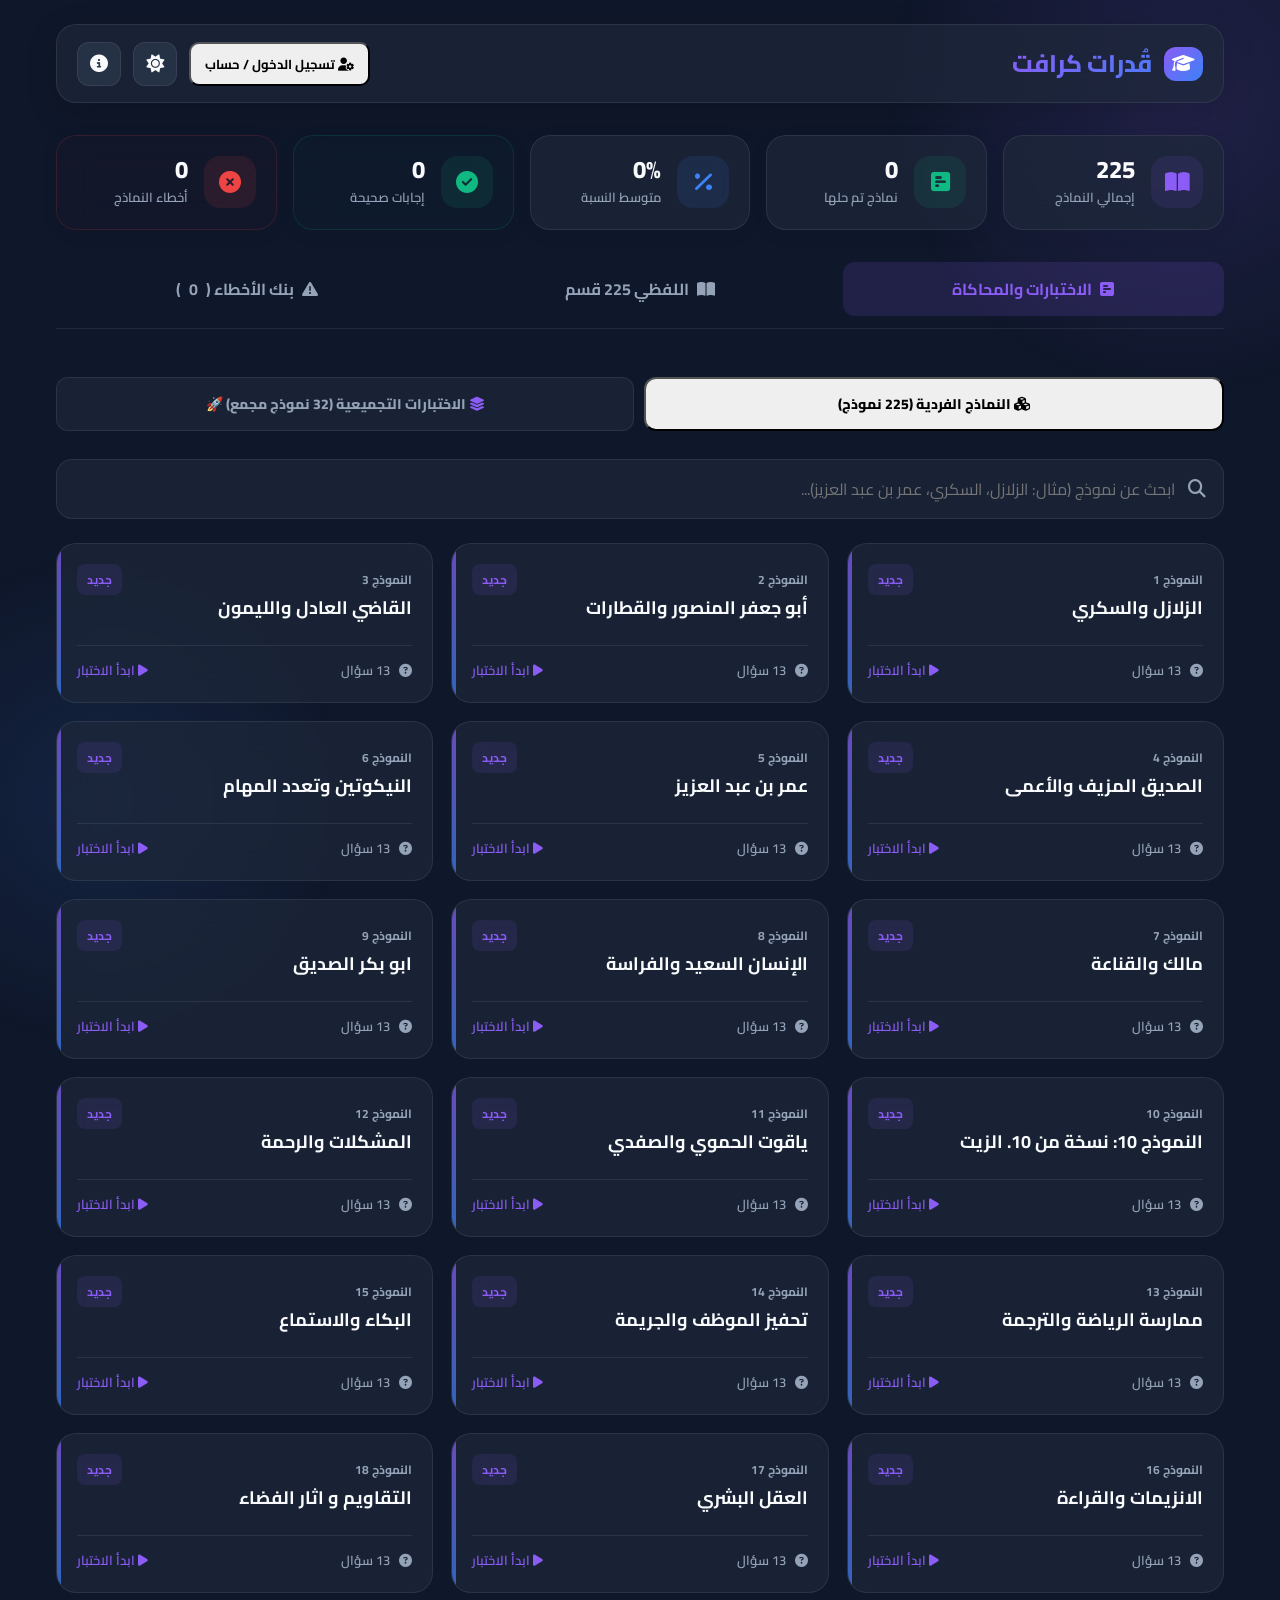
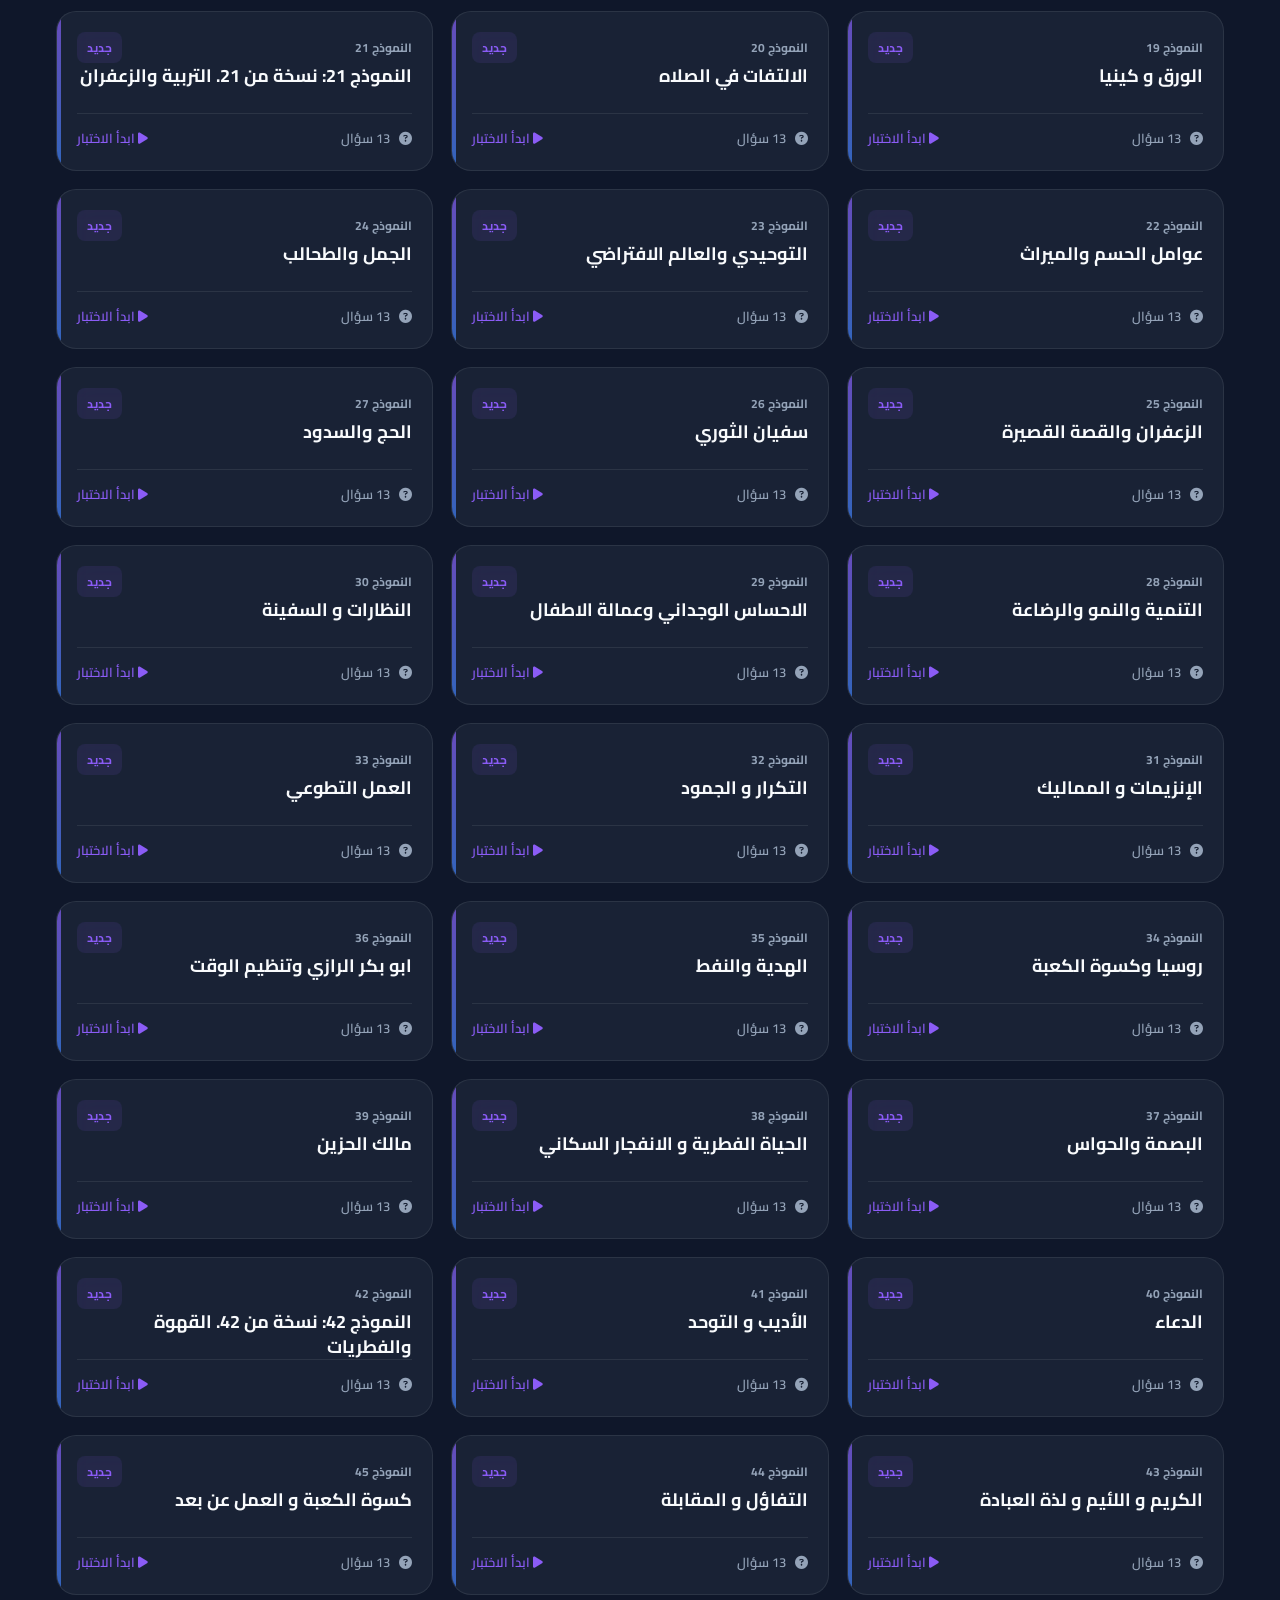
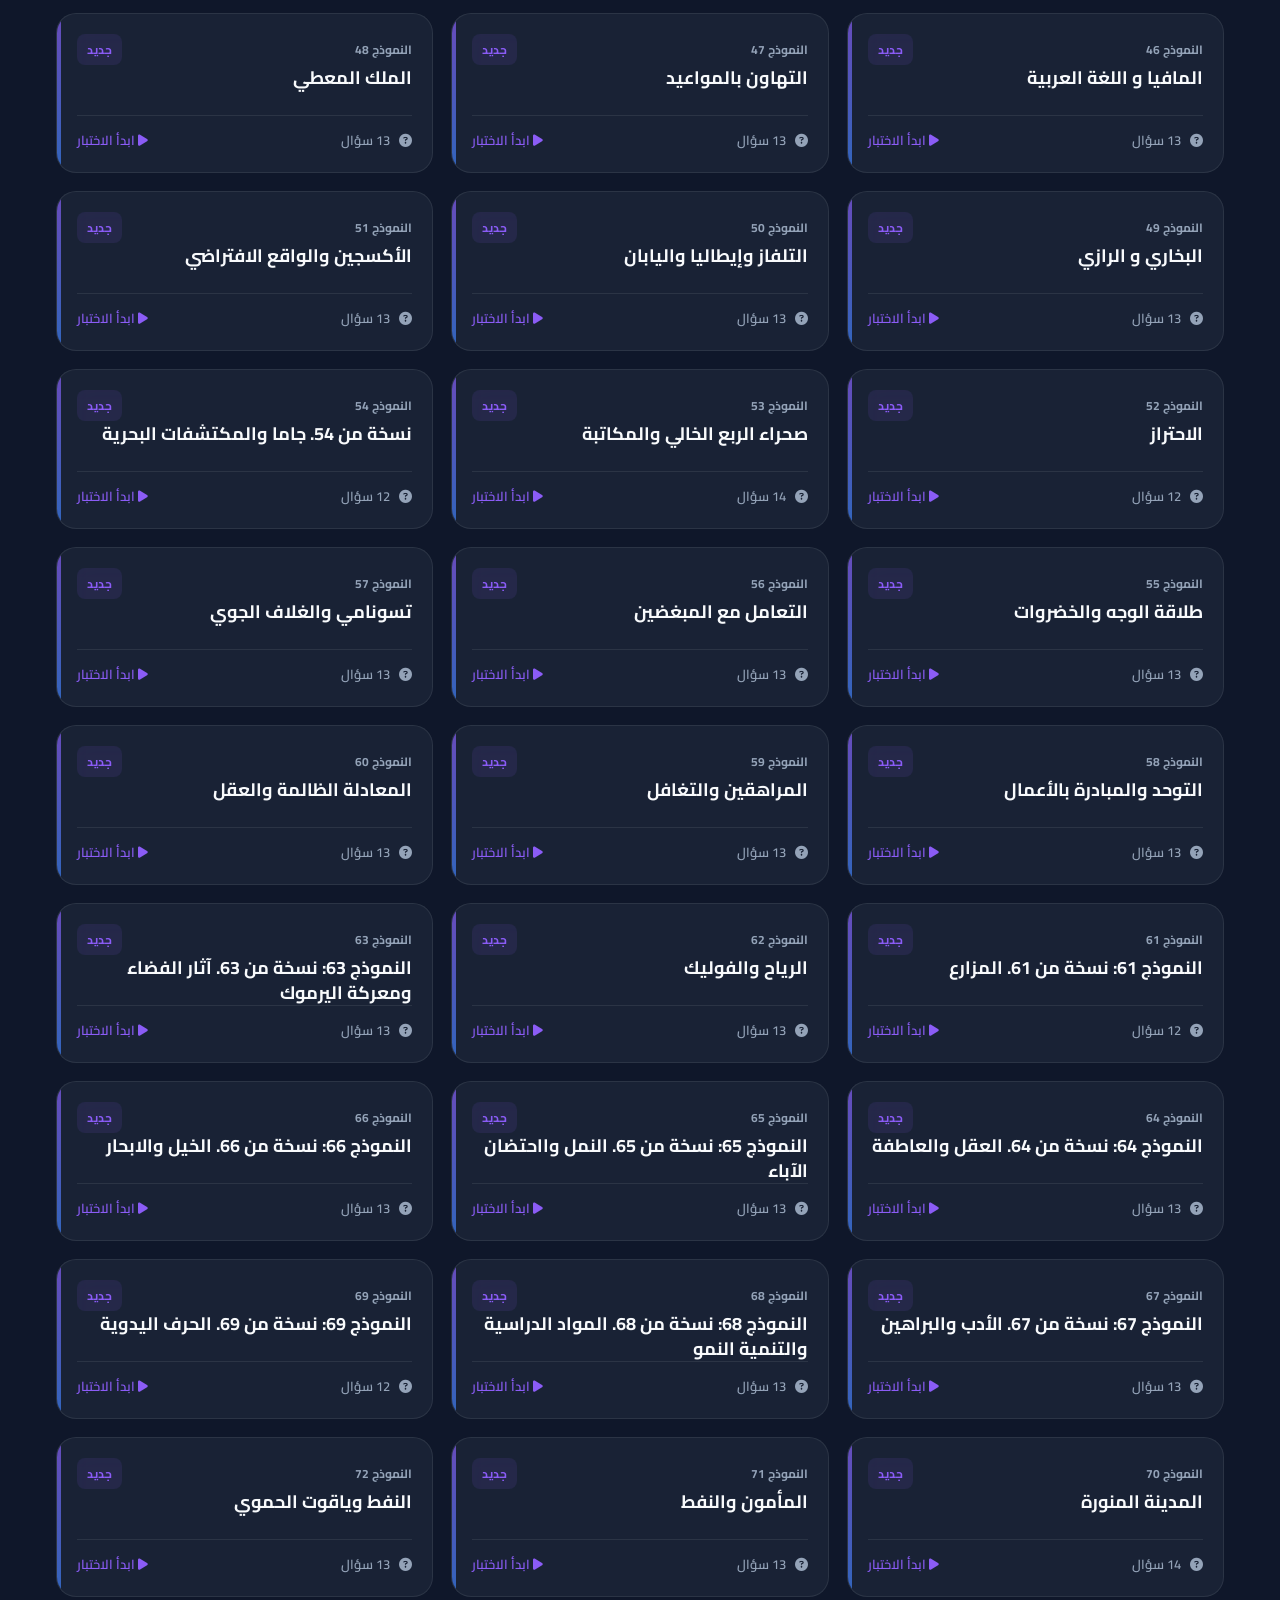
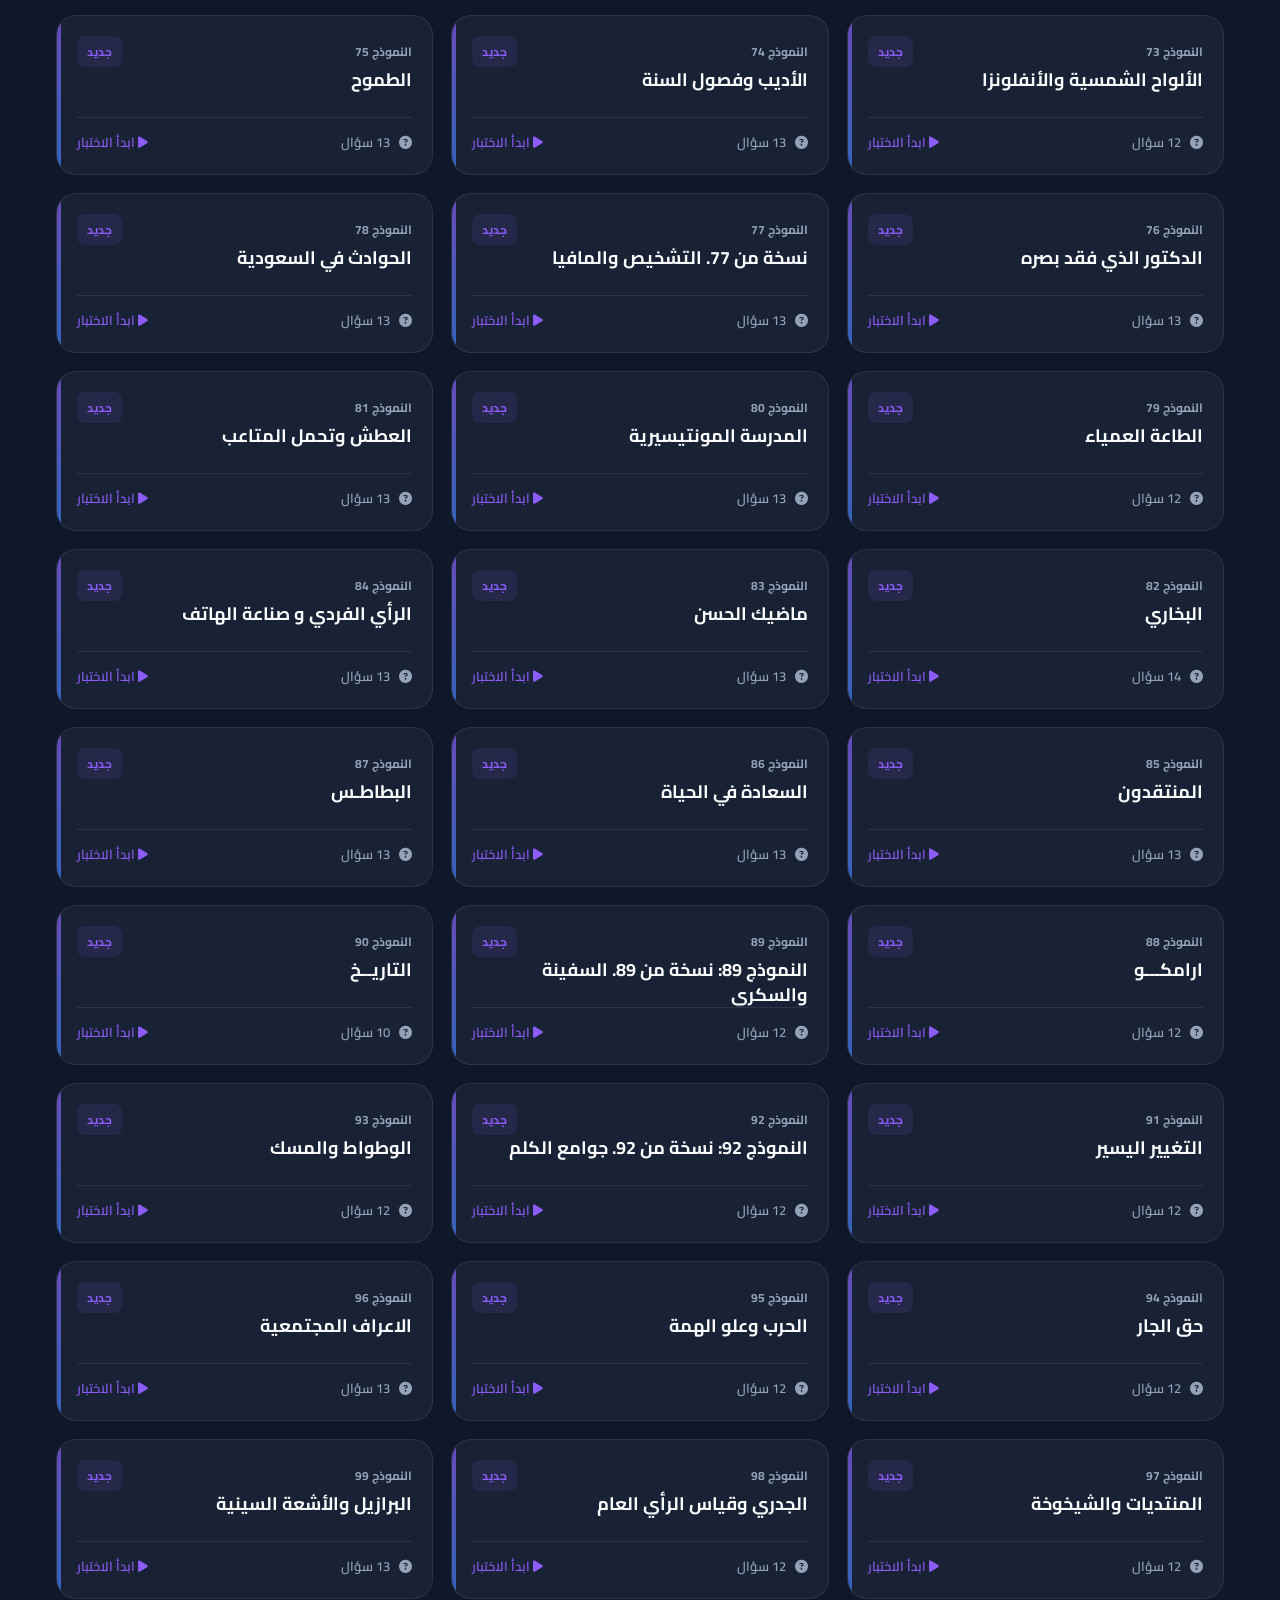
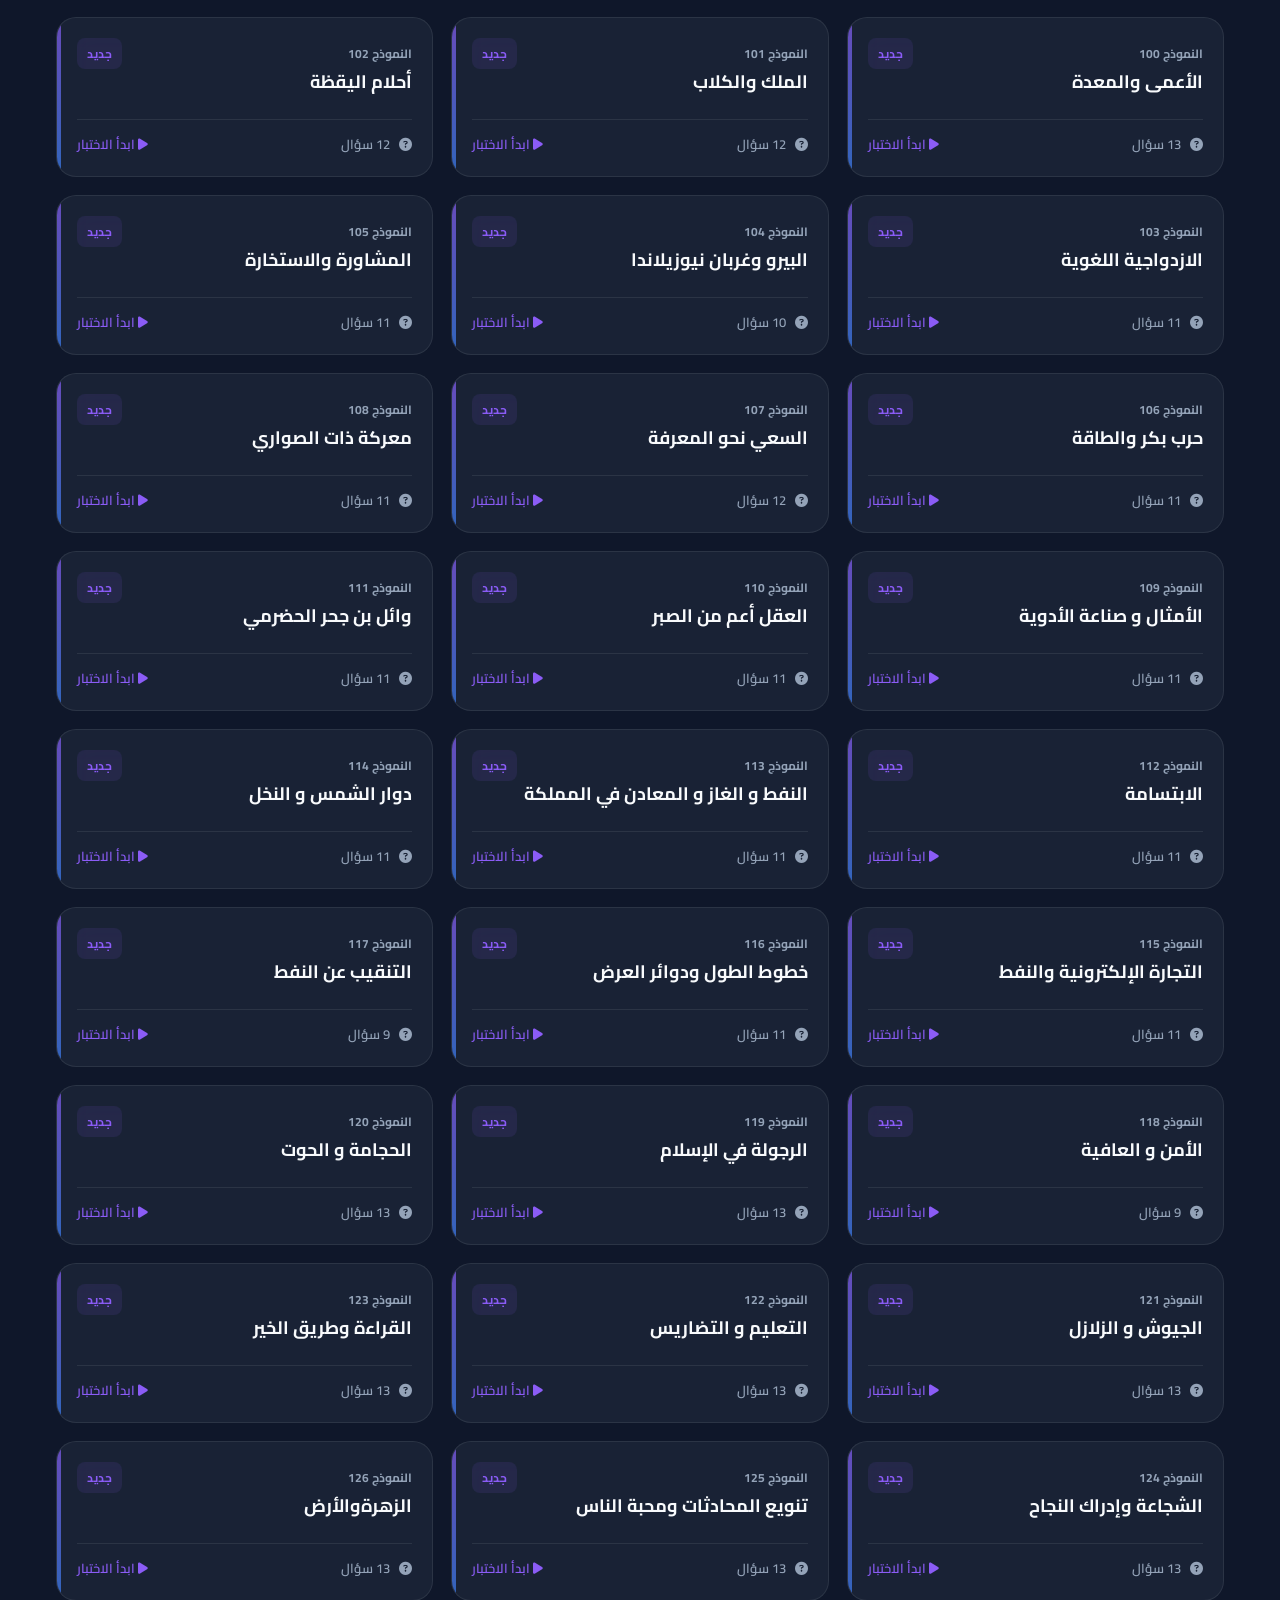
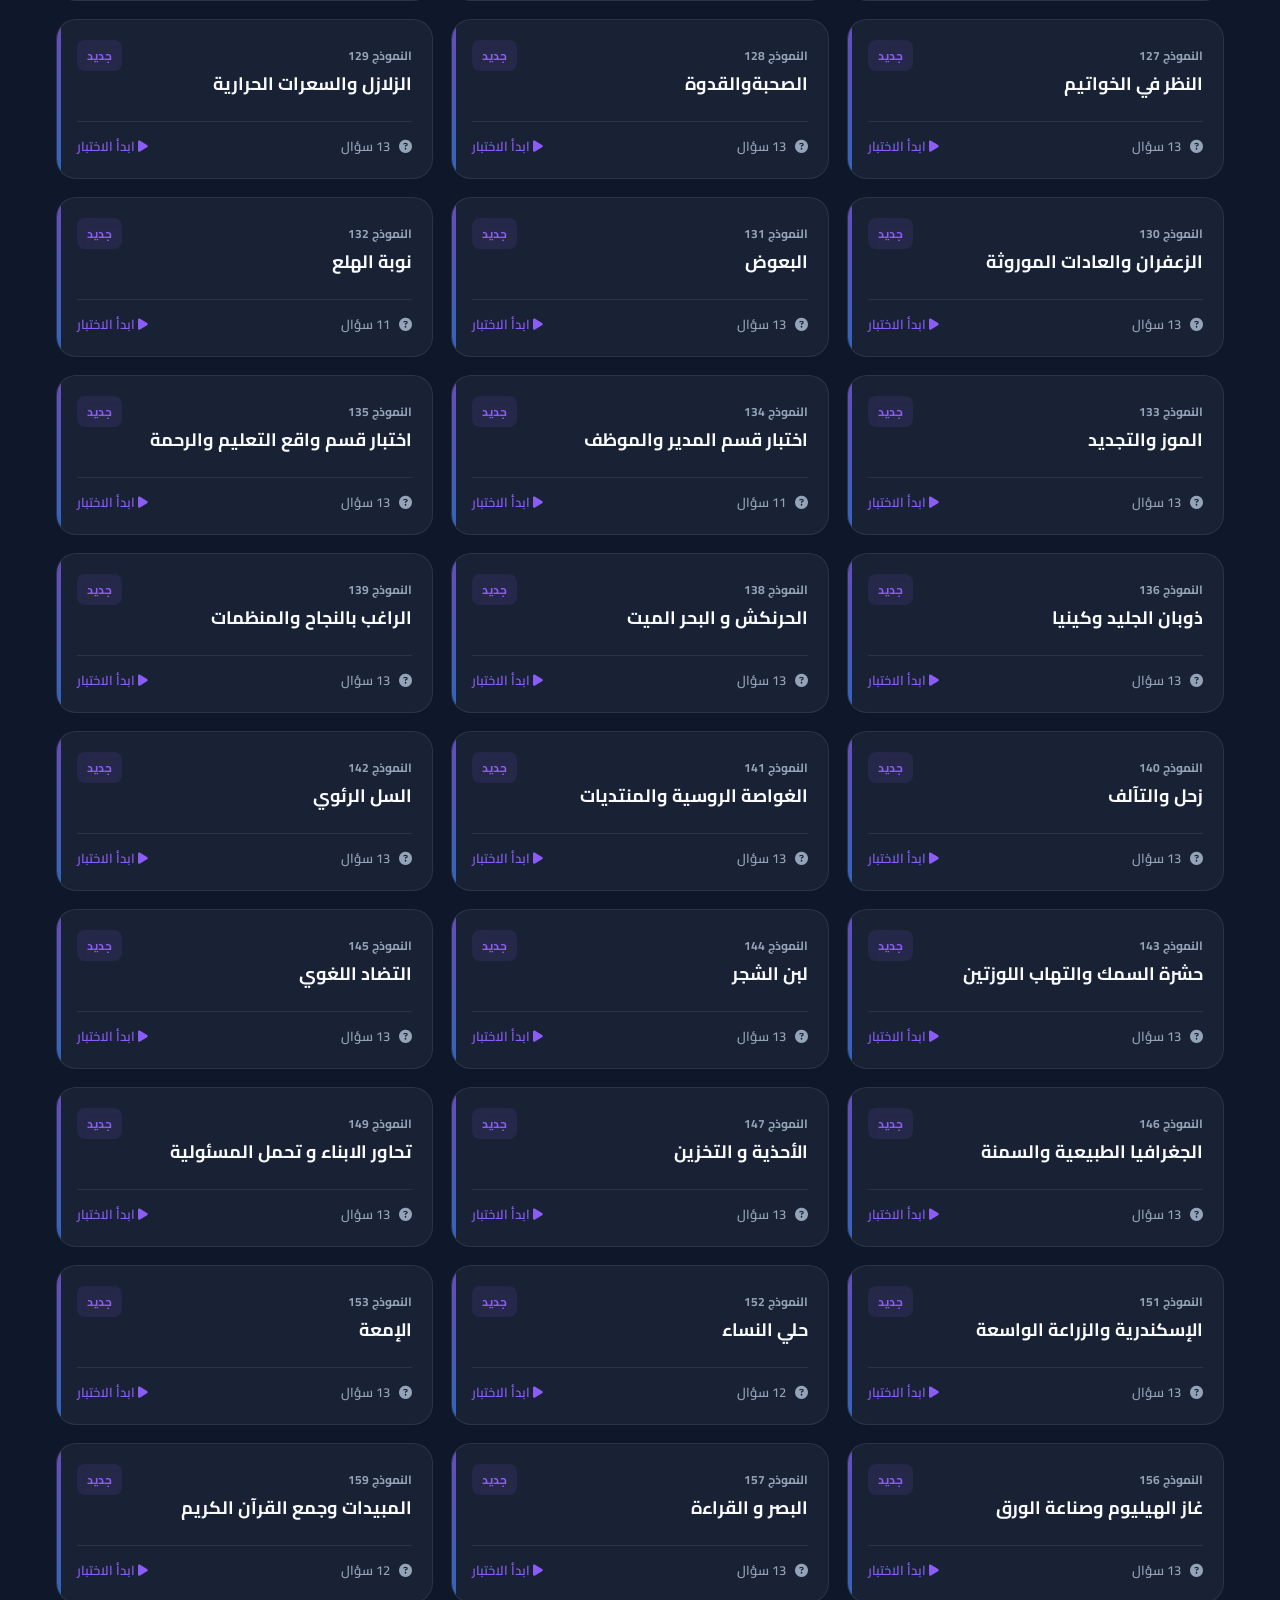
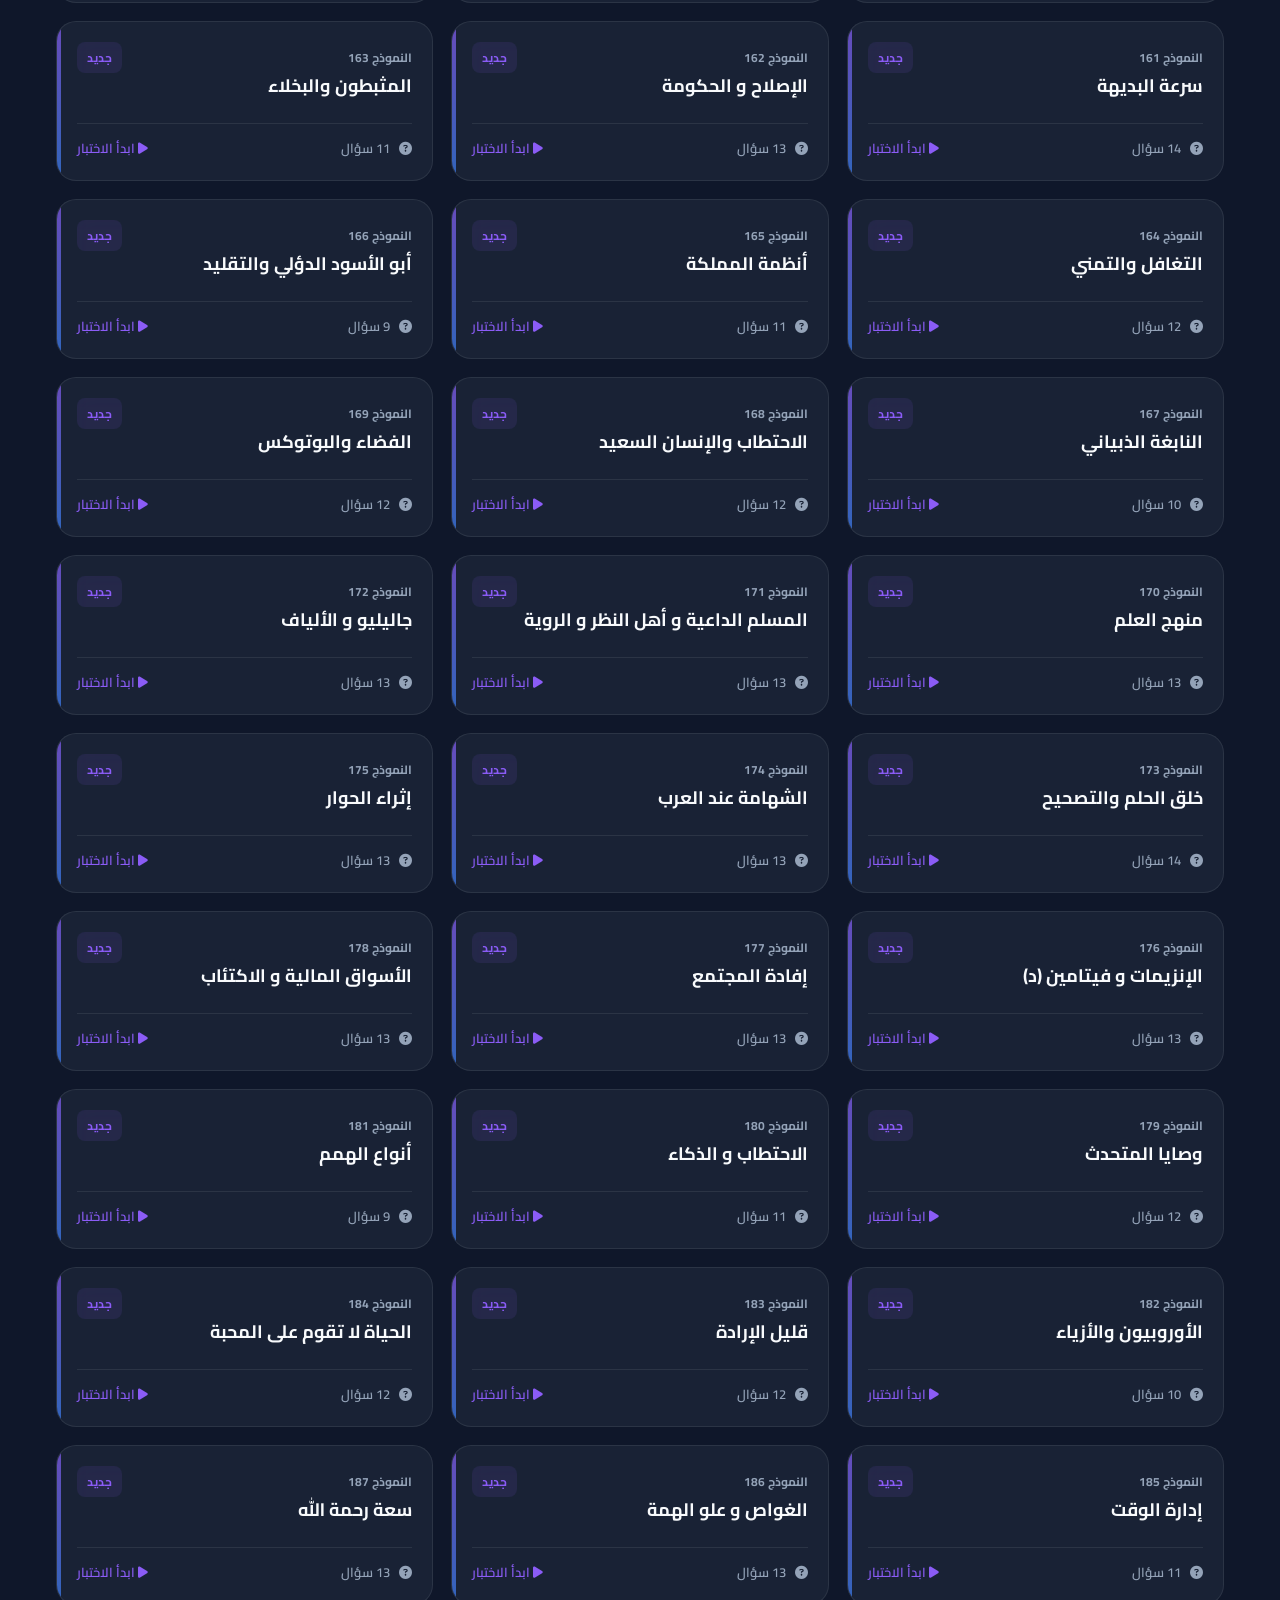
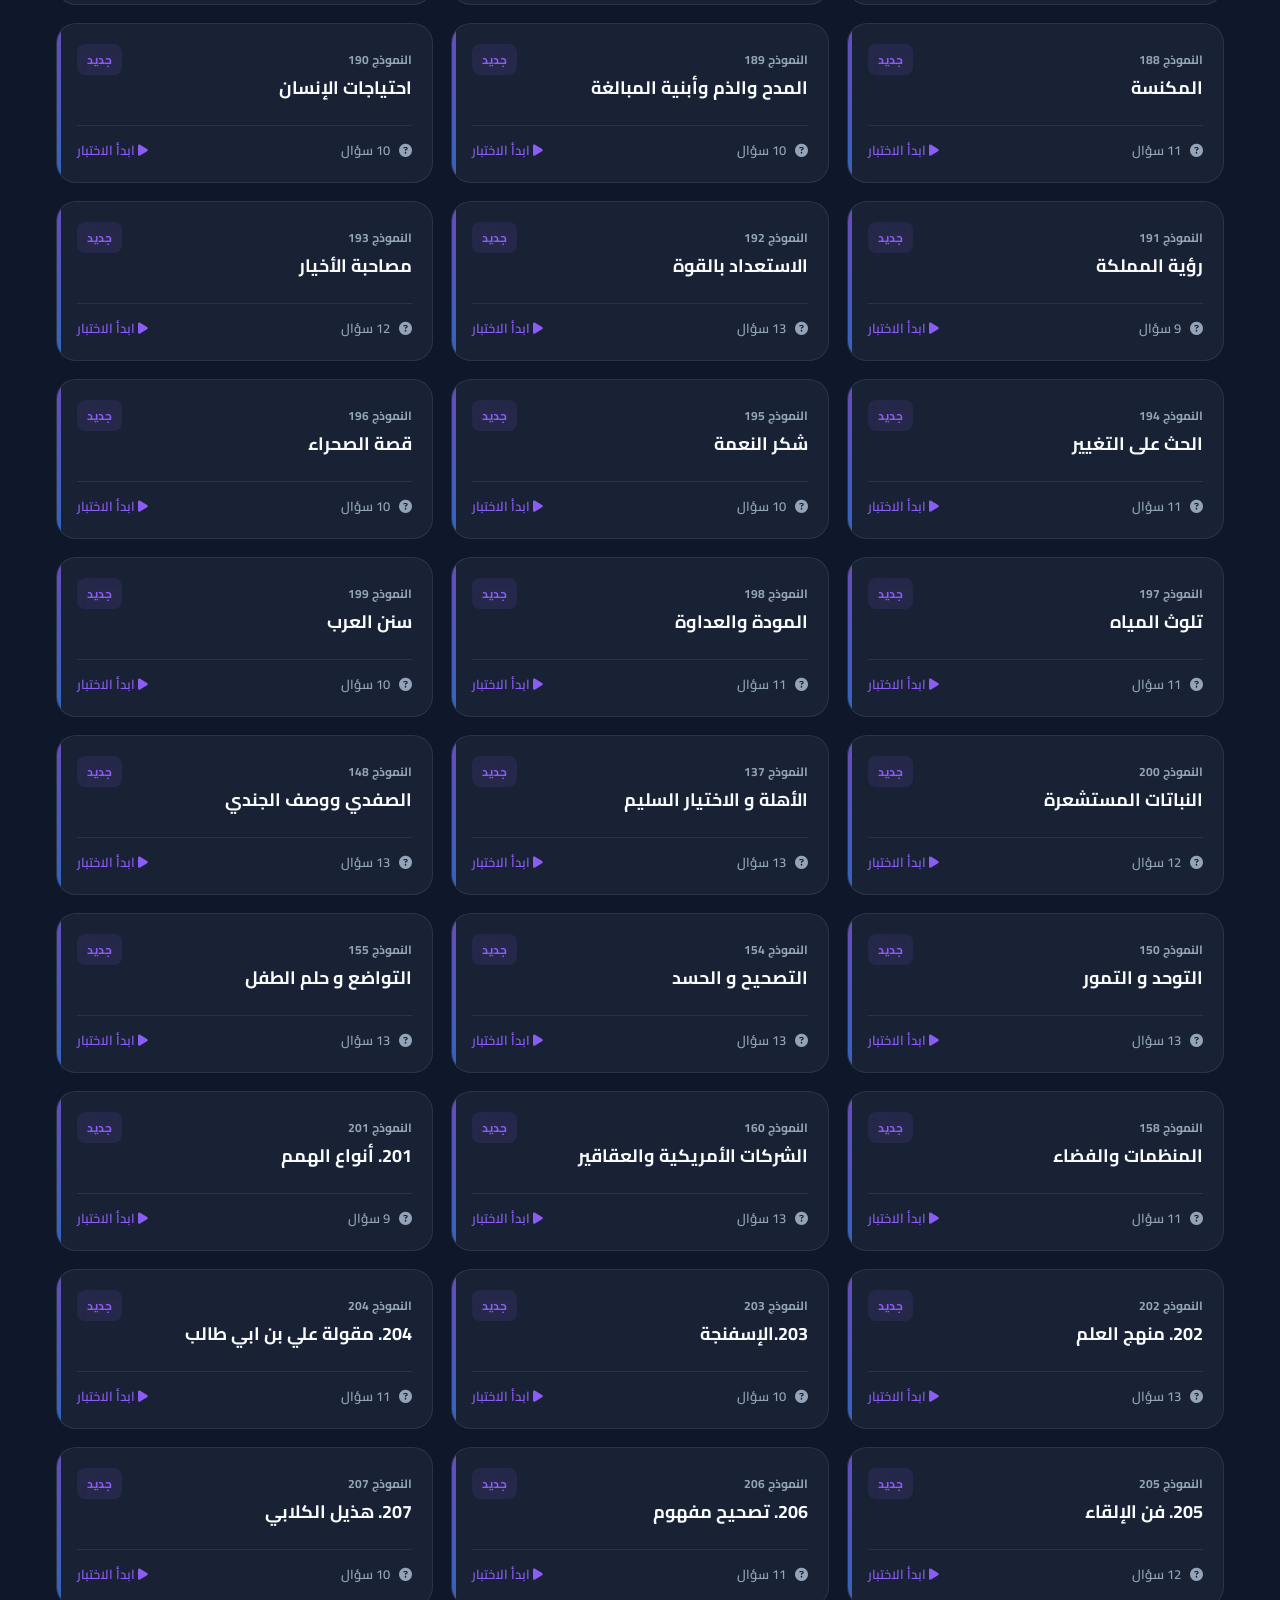
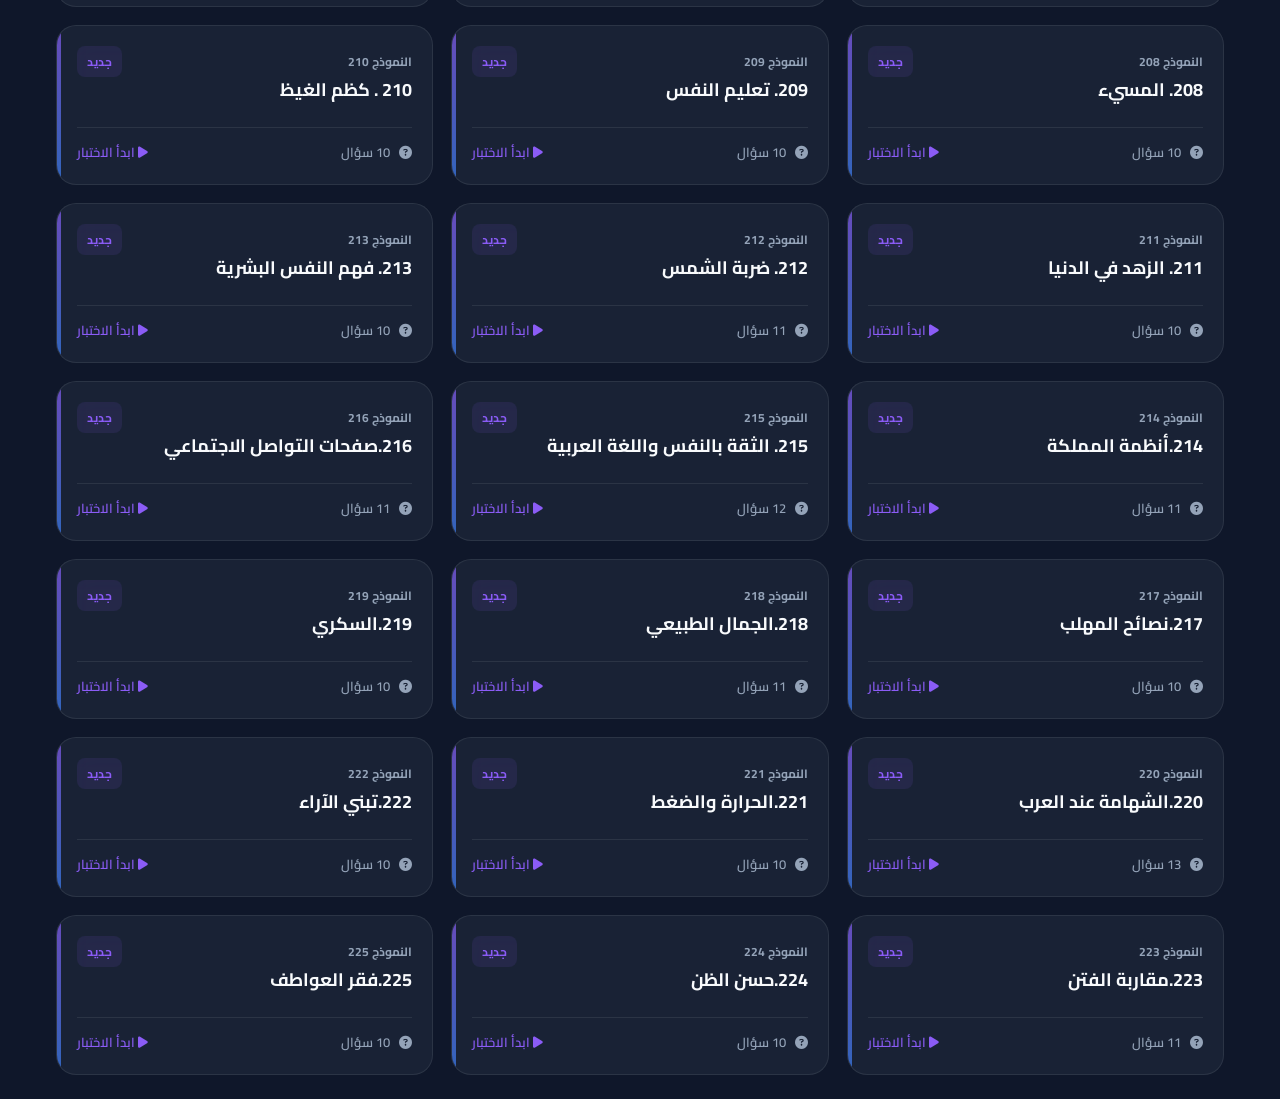
<file: index.html>
<!DOCTYPE html>
<html lang="ar" dir="rtl">
<head>
    <meta charset="UTF-8">
    <meta name="viewport" content="width=device-width, initial-scale=1.0">
    <title>تطبيق منصة اختبارات القدرات التفاعلية PWA</title>
    
    <!-- SEO Meta Tags -->
    <meta name="description" content="تطبيق ويب تفاعلي تقدمي للمذاكرة وحل نماذج اختبارات القدرات المحوسبة للقسمين اللفظي والكمي مع الإجابات الصحيحة والتوقيت والمحاكاة الكاملة.">
    <meta name="theme-color" content="#8b5cf6">
    <link rel="manifest" href="manifest.json">
    
    <!-- PWA Icons -->
    <link rel="apple-touch-icon" href="icons/icon-192.png">
    
    <!-- FontAwesome & Fonts -->
    <link rel="stylesheet" href="https://cdnjs.cloudflare.com/ajax/libs/font-awesome/6.4.0/css/all.min.css">
    <link rel="stylesheet" href="style.css?v=2">
</head>
<body>
    <!-- Glow effects -->
    <div class="bg-glow"></div>
    <div class="bg-glow-2"></div>

    <div class="app-container">
        <!-- Top App Bar -->
        <header>
            <div class="logo">
                <i class="fa-solid fa-graduation-cap"></i>
                <span>قُدرات كرافت</span>
            </div>
            <div class="header-controls">
                <div id="user-badge-container" style="display: flex; align-items: center; gap: 6px;">
                    <button class="btn-primary" id="auth-btn" style="padding: 8px 14px; font-size: 13px; border-radius: 10px; gap: 6px; font-weight: 700;">
                        <i class="fa-solid fa-user-gear"></i> <span id="auth-btn-text">تسجيل الدخول / حساب</span>
                    </button>
                    <button class="btn-icon" id="btn-sync-refresh" title="مزامنة وتحديث البيانات من السحابة 🔄" style="display: none; background: rgba(16, 185, 129, 0.15); color: #10b981; border: 1px solid rgba(16, 185, 129, 0.3);">
                        <i class="fa-solid fa-rotate"></i>
                    </button>
                </div>
                <button class="btn-icon" id="theme-toggle" title="تغيير المظهر">
                    <i class="fa-solid fa-moon"></i>
                </button>
                <button class="btn-icon" id="info-btn" title="عن التطبيق">
                    <i class="fa-solid fa-circle-info"></i>
                </button>
            </div>
        </header>

        <!-- Install PWA Banner -->
        <div class="install-banner" id="pwa-install-banner">
            <div class="install-text">
                <i class="fa-solid fa-circle-down"></i>
                <div>
                    <h4>تثبيت التطبيق على جهازك</h4>
                    <p>قم بتثبيت التطبيق للوصول السريع وحل الاختبارات دون اتصال بالإنترنت.</p>
                </div>
            </div>
            <button class="btn-premium" id="pwa-install-btn" style="background: white; color: var(--accent-color); box-shadow: none;">
                تثبيت الآن
            </button>
        </div>

        <!-- SCREEN 1: Dashboard (Model Selector) -->
        <div class="screen active" id="dashboard-screen">
            <!-- Stats -->
            <div class="stats-banner">
                <div class="stat-card">
                    <div class="stat-icon"><i class="fa-solid fa-book-open"></i></div>
                    <div class="stat-info">
                        <h3 id="stat-total-models">0</h3>
                        <p>إجمالي النماذج</p>
                    </div>
                </div>
                <div class="stat-card">
                    <div class="stat-icon" style="color: var(--success-color); background: rgba(16, 185, 129, 0.1);"><i class="fa-solid fa-square-poll-horizontal"></i></div>
                    <div class="stat-info">
                        <h3 id="stat-completed-models">0</h3>
                        <p>نماذج تم حلها</p>
                    </div>
                </div>
                <div class="stat-card">
                    <div class="stat-icon" style="color: #3b82f6; background: rgba(59, 130, 246, 0.1);"><i class="fa-solid fa-percent"></i></div>
                    <div class="stat-info">
                        <h3 id="stat-avg-score">0%</h3>
                        <p>متوسط النسبة</p>
                    </div>
                </div>
                <div class="stat-card" style="border: 1px solid rgba(16, 185, 129, 0.15); background: rgba(16, 185, 129, 0.02);">
                    <div class="stat-icon" style="color: var(--success-color); background: rgba(16, 185, 129, 0.1);"><i class="fa-solid fa-circle-check"></i></div>
                    <div class="stat-info">
                        <h3 id="stat-total-correct">0</h3>
                        <p>إجابات صحيحة</p>
                    </div>
                </div>
                <div class="stat-card" style="border: 1px solid rgba(239, 68, 68, 0.15); background: rgba(239, 68, 68, 0.02);">
                    <div class="stat-icon" style="color: var(--error-color); background: rgba(239, 68, 68, 0.1);"><i class="fa-solid fa-circle-xmark"></i></div>
                    <div class="stat-info">
                        <h3 id="stat-total-incorrect">0</h3>
                        <p>أخطاء النماذج</p>
                    </div>
                </div>
            </div>

            <!-- Navigation Tabs -->
            <div style="display: flex; gap: 12px; margin-bottom: 24px; border-bottom: 1px solid var(--border-color); padding-bottom: 12px; width: 100%;">
                <button class="btn-tab active" id="tab-quizzes" style="flex: 1; padding: 12px; border-radius: 12px; border: none; background: rgba(139, 92, 246, 0.15); color: var(--accent-color); font-size: 16px; font-weight: 700; cursor: pointer; display: flex; align-items: center; justify-content: center; gap: 8px; transition: all 0.2s ease;">
                    <i class="fa-solid fa-square-poll-horizontal"></i> الاختبارات والمحاكاة
                </button>
                <button class="btn-tab" id="tab-book" style="flex: 1; padding: 12px; border-radius: 12px; border: none; background: transparent; color: var(--text-secondary); font-size: 16px; font-weight: 700; cursor: pointer; display: flex; align-items: center; justify-content: center; gap: 8px; transition: all 0.2s ease;">
                    <i class="fa-solid fa-book-open"></i> اللفظي 225 قسم
                </button>
                <button class="btn-tab" id="tab-mistakes" style="flex: 1; padding: 12px; border-radius: 12px; border: none; background: transparent; color: var(--text-secondary); font-size: 16px; font-weight: 700; cursor: pointer; display: flex; align-items: center; justify-content: center; gap: 8px; transition: all 0.2s ease;">
                    <i class="fa-solid fa-triangle-exclamation"></i> بنك الأخطاء (<span id="stat-mistakes-badge">0</span>)
                </button>
            </div>

            <!-- Tab 1: Quizzes Content -->
            <div id="quizzes-tab-content" style="display: flex; flex-direction: column; gap: 24px; width: 100%;">
                <!-- Subtab Category Selector (Individual vs Mega Combined) -->
                <div style="display: flex; gap: 10px; width: 100%; margin-bottom: 4px;">
                    <button id="subtab-individual" class="btn-primary" style="flex: 1; padding: 12px; font-size: 14px; border-radius: 12px; justify-content: center; gap: 8px; font-weight: 800;">
                        <i class="fa-solid fa-cubes"></i> النماذج الفردية (225 نموذج)
                    </button>
                    <button id="subtab-mega" class="btn-secondary" style="flex: 1; padding: 12px; font-size: 14px; border-radius: 12px; justify-content: center; gap: 8px; font-weight: 800; border: 1px solid var(--border-color); color: var(--text-secondary);">
                        <i class="fa-solid fa-layer-group" style="color: var(--accent-color);"></i> الاختبارات التجميعية (32 نموذج مجمع) 🚀
                    </button>
                </div>

                <!-- Search and Filter Bar -->
                <div class="search-filter-section" id="quizzes-search-section">
                    <div class="search-wrapper">
                        <i class="fa-solid fa-magnifying-glass"></i>
                        <input type="text" class="search-input" id="search-bar" placeholder="ابحث عن نموذج (مثال: الزلازل، السكري، عمر بن عبد العزيز)...">
                    </div>
                </div>

                <!-- List of Models -->
                <div class="models-grid" id="models-list-container">
                    <div style="grid-column: 1/-1; text-align: center; padding: 40px; color: var(--text-secondary);">
                        <i class="fa-solid fa-circle-notch fa-spin" style="font-size: 32px; margin-bottom: 12px; color: var(--accent-color);"></i>
                        <p>جاري تحميل النماذج والأسئلة...</p>
                    </div>
                </div>
            </div>

            <!-- Tab 2: Book Content -->
            <div id="book-tab-content" style="display: none; flex-direction: column; gap: 24px; width: 100%;">
                <!-- Sticky Controls Panel for PDF Book -->
                <div style="position: sticky; top: 0; background: var(--bg-primary); z-index: 10; padding: 12px 0; display: flex; flex-direction: column; gap: 12px; border-bottom: 1px solid var(--border-color); width: 100%;">
                    <div style="display: flex; gap: 12px; align-items: center; width: 100%; flex-wrap: wrap;">
                        <!-- Search Box -->
                        <div class="search-wrapper" style="flex: 2; min-width: 250px;">
                            <i class="fa-solid fa-magnifying-glass"></i>
                            <input type="text" class="search-input" id="book-search-bar" placeholder="ابحث في الكتاب المحلول (مثال: الزلازل، السكري)...">
                        </div>
                        
                        <!-- Dropdown jump selector -->
                        <div style="flex: 1; min-width: 200px; display: flex; align-items: center; gap: 8px;">
                            <span style="font-size: 14px; font-weight: 700; color: var(--text-secondary); white-space: nowrap;">انتقال سريع:</span>
                            <select id="book-jump-selector" style="flex: 1; padding: 12px 16px; border-radius: 12px; border: 1px solid var(--border-color); background: var(--bg-secondary); color: var(--text-primary); font-size: 15px; font-weight: 700; outline: none; cursor: pointer; text-align: right;"></select>
                        </div>
                    </div>

                    <!-- Bookmark Bar Banner -->
                    <div id="book-bookmark-bar" style="display: flex; justify-content: space-between; align-items: center; background: rgba(139, 92, 246, 0.08); border: 1px dashed var(--accent-color); padding: 10px 16px; border-radius: 12px; font-size: 14px; font-weight: 700; width: 100%;">
                        <div style="display: flex; align-items: center; gap: 8px; color: var(--accent-color);">
                            <i class="fa-solid fa-bookmark" style="font-size: 16px;"></i>
                            <span id="bookmark-status-text">علامة التوقف للمذاكرة: لم يتم حفظ علامة بعد</span>
                        </div>
                        <div style="display: flex; gap: 8px;">
                            <button id="bookmark-jump-btn" class="btn-primary" style="padding: 6px 14px; font-size: 13px; border-radius: 8px; display: none;">
                                <i class="fa-solid fa-arrow-turn-down"></i> الذهاب لمكان التوقف
                            </button>
                            <button id="bookmark-remove-btn" style="background: rgba(239,68,68,0.1); color: var(--error-color); border: 1px solid rgba(239,68,68,0.2); padding: 6px 10px; font-size: 12px; border-radius: 8px; cursor: pointer; display: none;" title="حذف العلامة">
                                <i class="fa-solid fa-trash"></i>
                            </button>
                        </div>
                    </div>
                </div>

                <!-- PDF Compiled Book Container -->
                <div class="pdf-book-container" id="pdf-book-container">
                    <div style="text-align: center; padding: 40px; color: var(--text-secondary);">
                        <i class="fa-solid fa-circle-notch fa-spin" style="font-size: 32px; margin-bottom: 12px; color: var(--accent-color);"></i>
                        <p>جاري تجميع وتجهيز صفحات الكتاب...</p>
                    </div>
                </div>
            </div>

            <!-- Tab 3: Mistakes Content -->
            <div id="mistakes-tab-content" style="display: none; flex-direction: column; gap: 24px; width: 100%;">
                <div class="quiz-header" style="border-bottom: 1px solid var(--border-color); padding-bottom: 16px; margin-bottom: 20px;">
                    <div>
                        <h2 style="font-size: 20px; font-weight: 800; display: flex; align-items: center; gap: 8px; color: var(--error-color);">
                            <i class="fa-solid fa-triangle-exclamation"></i>
                            <span>بنك الأخطاء الخاص بي</span>
                        </h2>
                        <p style="color: var(--text-secondary); font-size: 13px; font-weight: 600;">مراجعة وحفظ الأسئلة التي أجبت عليها بشكل خاطئ لتصحيحها</p>
                    </div>
                </div>
                
                <div style="display: flex; flex-direction: column; gap: 20px;" id="mistakes-list-container">
                    <!-- Dynamically populated -->
                </div>
            </div>
        </div>

        <!-- SCREEN 2: Quiz Player -->
        <div class="screen" id="quiz-screen">
            <div class="quiz-header">
                <div class="quiz-info-section">
                    <button class="btn-icon" id="quiz-back-btn" title="رجوع للرئيسية">
                        <i class="fa-solid fa-arrow-right"></i>
                    </button>
                    <div>
                        <h2 id="quiz-title" style="font-size: 20px; font-weight: 800;">اسم النموذج</h2>
                        <p id="quiz-progress-text" style="color: var(--text-secondary); font-size: 13px; font-weight: 600;">السؤال 1 من 10</p>
                    </div>
                </div>
                <div class="quiz-timer" id="quiz-timer-container" style="display: none;">
                    <i class="fa-solid fa-hourglass-half"></i>
                    <span id="quiz-timer-val">30:00</span>
                </div>
            </div>

            <!-- Progress bar -->
            <div class="progress-bar-container">
                <div class="progress-bar-fill" id="quiz-progress-fill"></div>
            </div>

            <!-- Main Body Grid (will support split passage/question layout) -->
            <div class="quiz-body" id="quiz-body-layout">
                <!-- Reading Passage Panel (if contains text) -->
                <div class="passage-panel" id="quiz-passage-panel" style="display: none;">
                    <h4><i class="fa-solid fa-align-right" style="margin-left: 8px;"></i>نص الاستيعاب والقرائة</h4>
                    <div id="quiz-passage-content">
                        <!-- Dynamic passage -->
                    </div>
                </div>

                <!-- Question and Choices Panel -->
                <div class="question-panel">
                    <div class="question-card">
                        <div class="question-text" id="quiz-question-text">
                            <!-- Dynamic question text -->
                        </div>
                        <div class="options-list" id="quiz-options-container">
                            <!-- Dynamic options buttons -->
                        </div>
                    </div>

                    <!-- Navigation Footer -->
                    <div class="quiz-nav">
                        <button class="btn-secondary" id="nav-prev-btn">السابق</button>
                        <button class="btn-premium" id="nav-next-btn">التالي <i class="fa-solid fa-chevron-left" style="margin-right: 8px;"></i></button>
                    </div>
                </div>
            </div>
        </div>

        <!-- SCREEN 2b: Scroll Quiz (all questions at once) -->
        <div class="screen" id="scroll-quiz-screen">
            <!-- Sticky Header -->
            <div class="quiz-header" style="position: sticky; top: 0; z-index: 20; background: var(--bg-primary); border-bottom: 1px solid var(--border-color); padding-bottom: 14px;">
                <div class="quiz-info-section">
                    <button class="btn-icon" id="scroll-quiz-back-btn" title="رجوع">
                        <i class="fa-solid fa-arrow-right"></i>
                    </button>
                    <div>
                        <h2 id="scroll-quiz-title" style="font-size: 18px; font-weight: 800;">اسم النموذج</h2>
                        <p id="scroll-quiz-counter" style="color: var(--text-secondary); font-size: 13px; font-weight: 600;">إجمالي الأسئلة: 0</p>
                    </div>
                </div>
                <div style="display: flex; align-items: center; gap: 12px;">
                    <div id="scroll-answered-badge" style="background: rgba(139,92,246,0.15); color: var(--accent-color); padding: 6px 14px; border-radius: 20px; font-size: 13px; font-weight: 700;">أجبت: 0 / 0</div>
                    <button class="btn-premium" id="scroll-submit-btn" style="padding: 10px 20px; font-size: 14px;">
                        <i class="fa-solid fa-square-check" style="margin-left: 6px;"></i> تسليم
                    </button>
                </div>
            </div>

            <!-- All Questions Container -->
            <div id="scroll-questions-container" style="display: flex; flex-direction: column; gap: 28px; padding: 24px 0;"></div>
        </div>

        <!-- SCREEN 3: Results -->
        <div class="screen" id="results-screen">
            <div class="results-card">
                <div class="score-circle">
                    <span class="score-num" id="res-score-pct">90%</span>
                    <span class="score-label" id="res-score-fraction">18 من 20</span>
                </div>
                <h3 class="score-feedback" id="res-feedback-text">عمل رائع وممتاز!</h3>
                <p style="color: var(--text-secondary); max-width: 400px; line-height: 1.6;" id="res-sub-feedback">
                    لقد أنجزت هذا النموذج بنجاح. يمكنك مراجعة الأسئلة ومعرفة الأخطاء لتطوير مهاراتك.
                </p>

                <div class="results-stats">
                    <div class="res-stat">
                        <h4 style="color: var(--success-color);" id="res-stat-correct">18</h4>
                        <p>إجابات صحيحة</p>
                    </div>
                    <div class="res-stat">
                        <h4 style="color: var(--error-color);" id="res-stat-incorrect">2</h4>
                        <p>إجابات خاطئة</p>
                    </div>
                </div>

                <div class="results-actions">
                    <button class="btn-secondary" id="res-home-btn">العودة للرئيسية</button>
                    <button class="btn-premium" id="res-retry-btn"><i class="fa-solid fa-rotate-right"></i> إعادة المحاولة</button>
                </div>

                <!-- Review Section -->
                <div style="width: 100%; border-top: 1px solid var(--border-color); margin-top: 24px; padding-top: 24px; text-align: right;">
                    <h4 style="font-size: 18px; font-weight: 800; margin-bottom: 16px; display: flex; align-items: center; gap: 8px;">
                        <i class="fa-solid fa-clipboard-check" style="color: var(--accent-color);"></i>
                        <span>تفاصيل مراجعة الأسئلة</span>
                    </h4>
                    <div id="results-review-container" style="display: flex; flex-direction: column; gap: 20px;">
                        <!-- Dynamically populated -->
                    </div>
                </div>
            </div>
        </div>
    </div>

    <!-- MODAL: Mode Selector -->
    <div class="modal-overlay" id="mode-modal">
        <div class="modal-content">
            <div class="modal-title">اختر وضع التدريب للنموذج</div>
            <div class="mode-selectors">
                <!-- Study Mode -->
                <button class="mode-btn active" id="select-mode-study">
                    <i class="fa-solid fa-graduation-cap"></i>
                    <div class="mode-text">
                        <h5>وضع التدريب والتعلم</h5>
                        <p>يظهر الإجابة الصحيحة وتوضيحها مباشرة فور اختيارك.</p>
                    </div>
                </button>

                <!-- Scroll Mode (NEW) -->
                <button class="mode-btn" id="select-mode-scroll">
                    <i class="fa-solid fa-list-check"></i>
                    <div class="mode-text">
                        <h5>ورقة الاختبار الكاملة</h5>
                        <p>جميع الأسئلة تحت بعض في ورقة واحدة — اجب وسلّم بضغطة.</p>
                    </div>
                </button>
                
                <!-- Exam Mode -->
                <button class="mode-btn" id="select-mode-exam">
                    <i class="fa-solid fa-stopwatch"></i>
                    <div class="mode-text">
                        <h5>وضع الاختبار والمحاكاة</h5>
                        <p>مؤقت زمني حقيقي، ولا يتم إظهار النتائج إلا بعد إنهاء الاختبار بالكامل.</p>
                    </div>
                </button>
            </div>
            <div style="display: flex; gap: 12px; margin-top: 8px;">
                <button class="btn-secondary" style="flex: 1;" id="mode-cancel-btn">إلغاء</button>
                <button class="btn-premium" style="flex: 1;" id="mode-start-btn">ابدأ الآن</button>
            </div>
        </div>
    </div>
    
    <!-- User Login & Registration Modal -->
    <div class="modal-overlay" id="auth-modal">
        <div class="modal-card" style="max-width: 440px; text-align: right;">
            <div style="display: flex; justify-content: space-between; align-items: center; margin-bottom: 16px; border-bottom: 1px solid var(--border-color); padding-bottom: 12px;">
                <h3 style="font-size: 20px; font-weight: 800; color: var(--text-primary); display: flex; align-items: center; gap: 8px;">
                    <i class="fa-solid fa-user-lock" style="color: var(--accent-color);"></i> حساب المستخدم وحفظ التقدم
                </h3>
                <button class="btn-icon" id="auth-modal-close" style="width: 32px; height: 32px; background: transparent; border: none; color: var(--text-secondary); cursor: pointer;">
                    <i class="fa-solid fa-xmark" style="font-size: 18px;"></i>
                </button>
            </div>

            <!-- Logged In View -->
            <div id="auth-logged-in-view" style="display: none; flex-direction: column; gap: 16px; text-align: center; padding: 12px 0;">
                <div style="font-size: 48px; color: var(--accent-color);"><i class="fa-solid fa-circle-user"></i></div>
                <h4 style="font-size: 18px; font-weight: 800; color: var(--text-primary);">مرحباً بك، <span id="logged-username-display" style="color: var(--accent-color);"></span>!</h4>
                <p style="font-size: 13px; color: var(--text-secondary); line-height: 1.6;">
                    حسابك متصل ومزامن سحابياً تلقائياً. أي اختبار تحله سيتم حفظه مباشرة على حسابك ويمكنك فتح حسابك من أي جهاز آخر!
                </p>
                <button id="btn-force-push-cloud" class="btn-primary" style="width: 100%; padding: 12px; justify-content: center; gap: 8px; background: linear-gradient(135deg, #059669, #10b981); border: none; border-radius: 12px; font-size: 14px; font-weight: 700; cursor: pointer; color: white;">
                    <i class="fa-solid fa-cloud-arrow-up"></i> رفع بياناتي للسحابة الآن
                </button>
                <p style="font-size: 11px; color: var(--text-secondary);">اضغط الزر أعلاه من البي سي لإصلاح إحصائيات الجوال</p>
                <div style="display: flex; gap: 10px; margin-top: 4px;">
                    <button class="btn-secondary" id="btn-logout-account" style="flex: 1; padding: 12px; justify-content: center; color: var(--error-color); border-color: rgba(239,68,68,0.2);">
                        <i class="fa-solid fa-right-from-bracket"></i> تسجيل الخروج
                    </button>
                    <button class="btn-secondary" id="auth-modal-close-logged" style="flex: 1; padding: 12px; justify-content: center;">إغلاق</button>
                </div>
            </div>


            <!-- Logged Out View -->
            <div id="auth-logged-out-view">
                <!-- Modal Tabs (Login vs Register) -->
                <div style="display: flex; gap: 8px; margin-bottom: 20px; background: var(--bg-tertiary); padding: 4px; border-radius: 12px;">
                    <button id="auth-tab-login" class="btn-tab active" style="flex: 1; padding: 10px; border-radius: 8px; font-weight: 700; border: none; cursor: pointer; justify-content: center;">تسجيل الدخول</button>
                    <button id="auth-tab-register" class="btn-tab" style="flex: 1; padding: 10px; border-radius: 8px; font-weight: 700; border: none; cursor: pointer; justify-content: center; background: transparent; color: var(--text-secondary);">إنشاء حساب جديد</button>
                </div>

                <!-- Form Error Banner -->
                <div id="auth-error-banner" style="display: none; background: rgba(239,68,68,0.1); border: 1px solid rgba(239,68,68,0.2); color: var(--error-color); padding: 10px 14px; border-radius: 10px; font-size: 13px; font-weight: 700; margin-bottom: 16px;"></div>

                <!-- Tab 1: Login Form -->
                <form id="auth-form-login" style="display: flex; flex-direction: column; gap: 14px;">
                    <div style="display: flex; flex-direction: column; gap: 6px;">
                        <label style="font-size: 13px; font-weight: 700; color: var(--text-primary);">اسم المستخدم:</label>
                        <input type="text" id="login-username" placeholder="أدخل اسم المستخدم..." required style="padding: 12px 14px; border-radius: 10px; border: 1px solid var(--border-color); background: var(--bg-primary); color: var(--text-primary); font-size: 14px; outline: none;">
                    </div>
                    <div style="display: flex; flex-direction: column; gap: 6px;">
                        <label style="font-size: 13px; font-weight: 700; color: var(--text-primary);">كلمة المرور:</label>
                        <input type="password" id="login-password" placeholder="أدخل كلمة المرور..." required style="padding: 12px 14px; border-radius: 10px; border: 1px solid var(--border-color); background: var(--bg-primary); color: var(--text-primary); font-size: 14px; outline: none;">
                    </div>
                    <button type="submit" class="btn-primary" style="padding: 12px; font-size: 15px; font-weight: 700; justify-content: center; margin-top: 6px;">
                        <i class="fa-solid fa-right-to-bracket"></i> تسجيل الدخول 🚀
                    </button>
                </form>

                <!-- Tab 2: Register Form -->
                <form id="auth-form-register" style="display: none; flex-direction: column; gap: 14px;">
                    <div style="display: flex; flex-direction: column; gap: 6px;">
                        <label style="font-size: 13px; font-weight: 700; color: var(--text-primary);">اختر اسم مستخدم جديد:</label>
                        <input type="text" id="register-username" placeholder="اسم المستخدم (مثال: abdullah)" required style="padding: 12px 14px; border-radius: 10px; border: 1px solid var(--border-color); background: var(--bg-primary); color: var(--text-primary); font-size: 14px; outline: none;">
                    </div>
                    <div style="display: flex; flex-direction: column; gap: 6px;">
                        <label style="font-size: 13px; font-weight: 700; color: var(--text-primary);">كلمة المرور:</label>
                        <input type="password" id="register-password" placeholder="اختر كلمة مرور..." required style="padding: 12px 14px; border-radius: 10px; border: 1px solid var(--border-color); background: var(--bg-primary); color: var(--text-primary); font-size: 14px; outline: none;">
                    </div>
                    <div style="display: flex; flex-direction: column; gap: 6px;">
                        <label style="font-size: 13px; font-weight: 700; color: var(--text-primary);">تأكيد كلمة المرور:</label>
                        <input type="password" id="register-confirm-password" placeholder="أعد كتابة كلمة المرور..." required style="padding: 12px 14px; border-radius: 10px; border: 1px solid var(--border-color); background: var(--bg-primary); color: var(--text-primary); font-size: 14px; outline: none;">
                    </div>
                    <button type="submit" class="btn-primary" style="padding: 12px; font-size: 15px; font-weight: 700; justify-content: center; margin-top: 6px;">
                        <i class="fa-solid fa-user-plus"></i> إنشاء الحساب وحفظ التقدم ✨
                    </button>
                </form>
            </div>
        </div>
    </div>
    
    <!-- Toast Notifications Container -->
    <div id="toast-container" style="position: fixed; bottom: 24px; right: 24px; z-index: 10000; display: flex; flex-direction: column; gap: 10px; pointer-events: none;"></div>

    <script src="app.js?v=2"></script>
</body>
</html>
</file>
<file: style.css>
@import url('https://fonts.googleapis.com/css2?family=Cairo:wght@300;400;500;600;700;800&display=swap');

:root {
    --bg-primary: #0f172a;
    --bg-secondary: rgba(30, 41, 59, 0.7);
    --bg-tertiary: rgba(51, 65, 85, 0.5);
    --border-color: rgba(255, 255, 255, 0.08);
    --text-primary: #f8fafc;
    --text-secondary: #94a3b8;
    
    /* Vibrant gradients */
    --accent-gradient: linear-gradient(135deg, #8b5cf6 0%, #3b82f6 100%);
    --accent-color: #8b5cf6;
    --accent-color-rgb: 139, 92, 246;
    
    --success-color: #10b981;
    --success-gradient: linear-gradient(135deg, #10b981 0%, #059669 100%);
    --error-color: #ef4444;
    --error-gradient: linear-gradient(135deg, #ef4444 0%, #dc2626 100%);
    
    --font-family: 'Cairo', sans-serif;
    --transition-speed: 0.3s;
    --glass-blur: blur(16px);
}

[data-theme="light"] {
    --bg-primary: #f8fafc;
    --bg-secondary: rgba(255, 255, 255, 0.75);
    --bg-tertiary: rgba(241, 245, 249, 0.9);
    --border-color: rgba(0, 0, 0, 0.06);
    --text-primary: #0f172a;
    --text-secondary: #475569;
    --border-color: rgba(0, 0, 0, 0.08);
    --accent-gradient: linear-gradient(135deg, #6d28d9 0%, #2563eb 100%);
    --accent-color: #6d28d9;
}

* {
    box-sizing: border-box;
    margin: 0;
    padding: 0;
    font-family: var(--font-family);
    -webkit-tap-highlight-color: transparent;
}

body {
    background-color: var(--bg-primary);
    color: var(--text-primary);
    min-height: 100vh;
    overflow-x: hidden;
    transition: background-color var(--transition-speed), color var(--transition-speed);
}

/* Background animated glow */
.bg-glow {
    position: fixed;
    width: 600px;
    height: 600px;
    border-radius: 50%;
    background: radial-gradient(circle, rgba(139, 92, 246, 0.15) 0%, rgba(0,0,0,0) 70%);
    top: -200px;
    right: -200px;
    z-index: -1;
    pointer-events: none;
    animation: glow-pulse 10s infinite alternate;
}

.bg-glow-2 {
    position: fixed;
    width: 500px;
    height: 500px;
    border-radius: 50%;
    background: radial-gradient(circle, rgba(59, 130, 246, 0.12) 0%, rgba(0,0,0,0) 70%);
    bottom: -150px;
    left: -150px;
    z-index: -1;
    pointer-events: none;
    animation: glow-pulse-2 12s infinite alternate;
}

@keyframes glow-pulse {
    0% { transform: scale(1) translate(0, 0); }
    100% { transform: scale(1.15) translate(-50px, 50px); }
}
@keyframes glow-pulse-2 {
    0% { transform: scale(1) translate(0, 0); }
    100% { transform: scale(1.1) translate(50px, -50px); }
}

/* Premium Layout */
.app-container {
    max-width: 1200px;
    margin: 0 auto;
    padding: 24px 16px;
    min-height: 100vh;
    display: flex;
    flex-direction: column;
}

/* Header styling */
header {
    display: flex;
    justify-content: space-between;
    align-items: center;
    margin-bottom: 32px;
    padding: 16px 20px;
    background: var(--bg-secondary);
    border: 1px solid var(--border-color);
    backdrop-filter: var(--glass-blur);
    border-radius: 20px;
    box-shadow: 0 8px 32px 0 rgba(0, 0, 0, 0.15);
}

.logo {
    display: flex;
    align-items: center;
    gap: 12px;
    font-size: 24px;
    font-weight: 800;
    background: var(--accent-gradient);
    -webkit-background-clip: text;
    -webkit-text-fill-color: transparent;
}

.logo i {
    background: var(--accent-gradient);
    -webkit-background-clip: unset;
    -webkit-text-fill-color: white;
    padding: 8px;
    border-radius: 12px;
    font-size: 18px;
}

.header-controls {
    display: flex;
    align-items: center;
    gap: 12px;
}

/* Glass Buttons */
.btn-icon {
    width: 44px;
    height: 44px;
    border-radius: 12px;
    border: 1px solid var(--border-color);
    background: var(--bg-tertiary);
    color: var(--text-primary);
    cursor: pointer;
    display: flex;
    align-items: center;
    justify-content: center;
    font-size: 18px;
    transition: all 0.2s ease;
}

.btn-icon:hover {
    transform: translateY(-2px);
    background: rgba(var(--accent-color-rgb), 0.15);
    border-color: var(--accent-color);
}

.btn-premium {
    padding: 12px 24px;
    border-radius: 14px;
    border: none;
    background: var(--accent-gradient);
    color: white;
    font-size: 16px;
    font-weight: 700;
    cursor: pointer;
    box-shadow: 0 4px 20px rgba(139, 92, 246, 0.3);
    transition: all 0.3s ease;
    display: flex;
    align-items: center;
    gap: 8px;
}

.btn-premium:hover {
    transform: translateY(-2px);
    box-shadow: 0 6px 24px rgba(139, 92, 246, 0.45);
}

.btn-secondary {
    padding: 12px 24px;
    border-radius: 14px;
    border: 1px solid var(--border-color);
    background: var(--bg-secondary);
    color: var(--text-primary);
    font-size: 16px;
    font-weight: 700;
    cursor: pointer;
    transition: all 0.3s ease;
}

.btn-secondary:hover {
    background: var(--bg-tertiary);
}

/* Dashboard screen */
.screen {
    display: none;
    flex-direction: column;
    gap: 24px;
}

.screen.active {
    display: flex;
}

/* Stats dashboard */
.stats-banner {
    display: grid;
    grid-template-columns: repeat(auto-fit, minmax(180px, 1fr));
    gap: 16px;
    margin-bottom: 8px;
}

.stat-card {
    background: var(--bg-secondary);
    border: 1px solid var(--border-color);
    backdrop-filter: var(--glass-blur);
    padding: 20px;
    border-radius: 20px;
    display: flex;
    align-items: center;
    gap: 16px;
    box-shadow: 0 4px 20px rgba(0,0,0,0.05);
}

.stat-icon {
    width: 52px;
    height: 52px;
    border-radius: 16px;
    background: rgba(var(--accent-color-rgb), 0.1);
    color: var(--accent-color);
    display: flex;
    align-items: center;
    justify-content: center;
    font-size: 22px;
}

.stat-info h3 {
    font-size: 24px;
    font-weight: 800;
    line-height: 1.2;
}

.stat-info p {
    color: var(--text-secondary);
    font-size: 13px;
    font-weight: 600;
}

/* Search and filters */
.search-filter-section {
    display: flex;
    flex-wrap: wrap;
    gap: 16px;
    align-items: center;
}

.search-wrapper {
    position: relative;
    flex: 1;
    min-width: 280px;
}

.search-wrapper i {
    position: absolute;
    right: 18px;
    top: 50%;
    transform: translateY(-50%);
    color: var(--text-secondary);
    font-size: 18px;
}

.search-input {
    width: 100%;
    padding: 14px 48px 14px 18px;
    border-radius: 16px;
    border: 1px solid var(--border-color);
    background: var(--bg-secondary);
    color: var(--text-primary);
    font-size: 16px;
    outline: none;
    transition: all 0.3s ease;
    text-align: right;
}

.search-input:focus {
    border-color: var(--accent-color);
    box-shadow: 0 0 0 3px rgba(var(--accent-color-rgb), 0.2);
}

/* Grid of Models */
.models-grid {
    display: grid;
    grid-template-columns: repeat(auto-fill, minmax(280px, 1fr));
    gap: 18px;
}

.model-card {
    background: var(--bg-secondary);
    border: 1px solid var(--border-color);
    backdrop-filter: var(--glass-blur);
    border-radius: 20px;
    padding: 20px;
    cursor: pointer;
    transition: all 0.3s ease;
    display: flex;
    flex-direction: column;
    gap: 16px;
    position: relative;
    overflow: hidden;
}

.model-card:hover {
    transform: translateY(-5px);
    border-color: rgba(var(--accent-color-rgb), 0.4);
    box-shadow: 0 12px 30px rgba(0,0,0,0.15);
}

.model-card::before {
    content: '';
    position: absolute;
    top: 0;
    left: 0;
    width: 4px;
    height: 100%;
    background: var(--accent-gradient);
    opacity: 0.7;
}

.model-badge {
    align-self: flex-start;
    padding: 4px 10px;
    border-radius: 8px;
    font-size: 12px;
    font-weight: 700;
    background: rgba(var(--accent-color-rgb), 0.1);
    color: var(--accent-color);
}

.model-title {
    font-size: 18px;
    font-weight: 700;
    line-height: 1.4;
    height: 50px;
    display: -webkit-box;
    -webkit-line-clamp: 2;
    -webkit-box-orient: vertical;
    overflow: hidden;
}

.model-meta {
    display: flex;
    justify-content: space-between;
    align-items: center;
    color: var(--text-secondary);
    font-size: 13px;
    font-weight: 600;
    border-top: 1px solid var(--border-color);
    padding-top: 12px;
}

/* Quiz Interface Layout */
.quiz-header {
    display: flex;
    justify-content: space-between;
    align-items: center;
    flex-wrap: wrap;
    gap: 16px;
    margin-bottom: 12px;
}

.quiz-info-section {
    display: flex;
    align-items: center;
    gap: 16px;
}

.quiz-timer {
    display: flex;
    align-items: center;
    gap: 8px;
    font-size: 18px;
    font-weight: 700;
    background: rgba(239, 68, 68, 0.1);
    color: #ef4444;
    padding: 8px 16px;
    border-radius: 12px;
    border: 1px solid rgba(239, 68, 68, 0.2);
}

.progress-bar-container {
    width: 100%;
    height: 8px;
    background: var(--bg-tertiary);
    border-radius: 4px;
    overflow: hidden;
    margin-bottom: 16px;
}

.progress-bar-fill {
    height: 100%;
    width: 0%;
    background: var(--accent-gradient);
    transition: width 0.3s ease;
}

/* Split screen layout for passages (استيعاب المقروء) */
.quiz-body {
    display: grid;
    grid-template-columns: 1fr;
    gap: 20px;
}

.quiz-body.has-passage {
    grid-template-columns: 1fr 1fr;
}

@media (max-width: 768px) {
    .quiz-body.has-passage {
        grid-template-columns: 1fr;
    }
}

.passage-panel {
    background: var(--bg-secondary);
    border: 1px solid var(--border-color);
    backdrop-filter: var(--glass-blur);
    padding: 24px;
    border-radius: 24px;
    max-height: 60vh;
    overflow-y: auto;
    line-height: 1.8;
    font-size: 16px;
    text-align: justify;
    box-shadow: 0 4px 20px rgba(0,0,0,0.05);
}

.passage-panel h4 {
    font-size: 18px;
    font-weight: 800;
    margin-bottom: 16px;
    padding-bottom: 12px;
    border-bottom: 1px solid var(--border-color);
    color: var(--accent-color);
}

.question-panel {
    display: flex;
    flex-direction: column;
    gap: 20px;
}

.question-card {
    background: var(--bg-secondary);
    border: 1px solid var(--border-color);
    backdrop-filter: var(--glass-blur);
    padding: 24px;
    border-radius: 24px;
    display: flex;
    flex-direction: column;
    gap: 20px;
    box-shadow: 0 4px 20px rgba(0,0,0,0.05);
}

.question-text {
    font-size: 18px;
    font-weight: 700;
    line-height: 1.5;
}

.options-list {
    display: grid;
    grid-template-columns: repeat(4, 1fr);
    gap: 16px;
}
@media (max-width: 768px) {
    .options-list {
        grid-template-columns: repeat(2, 1fr);
    }
}
@media (max-width: 480px) {
    .options-list {
        grid-template-columns: 1fr;
    }
}

.option-btn {
    width: 100%;
    padding: 16px 20px;
    border-radius: 16px;
    border: 1px solid var(--border-color);
    background: var(--bg-tertiary);
    color: var(--text-primary);
    cursor: pointer;
    text-align: right;
    font-size: 16px;
    font-weight: 600;
    transition: all 0.25s cubic-bezier(0.4, 0, 0.2, 1);
    display: flex;
    justify-content: space-between;
    align-items: center;
}

.option-btn:hover {
    background: rgba(var(--accent-color-rgb), 0.05);
    border-color: rgba(var(--accent-color-rgb), 0.4);
    transform: translateX(-4px);
}

.option-btn.selected {
    background: rgba(var(--accent-color-rgb), 0.12);
    border-color: var(--accent-color);
    box-shadow: 0 0 12px rgba(var(--accent-color-rgb), 0.25);
    font-weight: 700;
}

/* Answer verification styles (Study mode) */
.option-btn.correct {
    background: rgba(16, 185, 129, 0.15) !important;
    border-color: var(--success-color) !important;
    color: var(--success-color) !important;
}

.option-btn.incorrect {
    background: rgba(239, 68, 68, 0.15) !important;
    border-color: var(--error-color) !important;
    color: var(--error-color) !important;
}

.option-indicator {
    width: 24px;
    height: 24px;
    border-radius: 50%;
    border: 2px solid var(--border-color);
    display: flex;
    align-items: center;
    justify-content: center;
    font-size: 12px;
    transition: all 0.2s ease;
}

.option-btn.selected .option-indicator {
    border-color: var(--accent-color);
    background: var(--accent-color);
    color: white;
}

.option-btn.correct .option-indicator {
    border-color: var(--success-color) !important;
    background: var(--success-color) !important;
    color: white;
}

.option-btn.incorrect .option-indicator {
    border-color: var(--error-color) !important;
    background: var(--error-color) !important;
    color: white;
}

/* Quiz Navigation */
.quiz-nav {
    display: flex;
    justify-content: space-between;
    align-items: center;
    margin-top: 12px;
}

/* Results Screen */
.results-card {
    background: var(--bg-secondary);
    border: 1px solid var(--border-color);
    backdrop-filter: var(--glass-blur);
    border-radius: 28px;
    padding: 32px;
    text-align: center;
    display: flex;
    flex-direction: column;
    align-items: center;
    gap: 24px;
    box-shadow: 0 8px 32px rgba(0,0,0,0.15);
}

.score-circle {
    position: relative;
    width: 160px;
    height: 160px;
    border-radius: 50%;
    background: radial-gradient(circle, var(--bg-tertiary) 60%, transparent 100%);
    display: flex;
    flex-direction: column;
    align-items: center;
    justify-content: center;
    border: 8px solid rgba(var(--accent-color-rgb), 0.1);
    box-shadow: 0 0 30px rgba(var(--accent-color-rgb), 0.2);
}

.score-num {
    font-size: 40px;
    font-weight: 800;
    color: var(--text-primary);
}

.score-label {
    font-size: 13px;
    color: var(--text-secondary);
    font-weight: 700;
    margin-top: -4px;
}

.score-feedback {
    font-size: 22px;
    font-weight: 800;
    margin-top: 8px;
}

.results-stats {
    display: grid;
    grid-template-columns: 1fr 1fr;
    gap: 16px;
    width: 100%;
    max-width: 440px;
}

.res-stat {
    background: var(--bg-tertiary);
    border: 1px solid var(--border-color);
    border-radius: 16px;
    padding: 16px;
}

.res-stat h4 {
    font-size: 20px;
    font-weight: 800;
}

.res-stat p {
    color: var(--text-secondary);
    font-size: 12px;
    font-weight: 600;
}

.results-actions {
    display: flex;
    gap: 12px;
    width: 100%;
    max-width: 440px;
    justify-content: center;
}

.results-actions button {
    flex: 1;
}

/* Modal Styling */
.modal-overlay {
    position: fixed;
    top: 0;
    left: 0;
    width: 100%;
    height: 100%;
    background: rgba(0, 0, 0, 0.6);
    backdrop-filter: blur(4px);
    z-index: 1000;
    display: none;
    align-items: center;
    justify-content: center;
    padding: 16px;
}

.modal-overlay.active {
    display: flex;
}

.modal-content {
    background: var(--bg-primary);
    border: 1px solid var(--border-color);
    border-radius: 24px;
    padding: 24px;
    width: 100%;
    max-width: 400px;
    display: flex;
    flex-direction: column;
    gap: 20px;
    box-shadow: 0 12px 40px rgba(0,0,0,0.5);
}

.modal-title {
    font-size: 20px;
    font-weight: 800;
}

.mode-selectors {
    display: flex;
    flex-direction: column;
    gap: 12px;
}

.mode-btn {
    padding: 16px;
    border-radius: 16px;
    border: 1px solid var(--border-color);
    background: var(--bg-secondary);
    color: var(--text-primary);
    cursor: pointer;
    display: flex;
    align-items: center;
    gap: 16px;
    text-align: right;
    transition: all 0.2s ease;
}

.mode-btn:hover {
    border-color: var(--accent-color);
    background: rgba(var(--accent-color-rgb), 0.05);
}

.mode-btn.active {
    border-color: var(--accent-color);
    background: rgba(var(--accent-color-rgb), 0.1);
}

.mode-btn i {
    font-size: 24px;
    color: var(--accent-color);
    background: rgba(var(--accent-color-rgb), 0.1);
    padding: 10px;
    border-radius: 12px;
}

.mode-text h5 {
    font-size: 16px;
    font-weight: 700;
}

.mode-text p {
    font-size: 12px;
    color: var(--text-secondary);
    margin-top: 2px;
}

/* Install Banner */
.install-banner {
    display: none;
    background: var(--accent-gradient);
    color: white;
    padding: 16px 20px;
    border-radius: 16px;
    margin-bottom: 24px;
    justify-content: space-between;
    align-items: center;
    box-shadow: 0 4px 20px rgba(139, 92, 246, 0.25);
}

.install-banner.active {
    display: flex;
}

.install-text {
    display: flex;
    align-items: center;
    gap: 12px;
}

.install-text i {
    font-size: 24px;
}

.install-text h4 {
    font-weight: 700;
}

.install-text p {
    font-size: 13px;
    opacity: 0.9;
}

/* Book Mode Styles */
.book-passage {
    background: var(--bg-secondary);
    border: 1px solid var(--border-color);
    padding: 24px;
    border-radius: 20px;
    line-height: 1.8;
    font-size: 16px;
    margin-bottom: 8px;
    text-align: justify;
    box-shadow: 0 4px 20px rgba(0,0,0,0.05);
}

.book-passage h4 {
    color: var(--accent-color);
    margin-bottom: 12px;
    font-size: 18px;
    font-weight: 800;
}

.book-question-card {
    background: var(--bg-secondary);
    border: 1px solid var(--border-color);
    padding: 20px;
    border-radius: 20px;
    display: flex;
    flex-direction: column;
    gap: 16px;
    box-shadow: 0 4px 20px rgba(0,0,0,0.05);
}

.book-question-title {
    font-size: 17px;
    font-weight: 700;
    line-height: 1.5;
}

.book-options-grid {
    display: grid;
    grid-template-columns: 1fr 1fr;
    gap: 12px;
}

@media (max-width: 600px) {
    .book-options-grid {
        grid-template-columns: 1fr;
    }
}

.book-option-item {
    padding: 12px 16px;
    border-radius: 12px;
    background: var(--bg-tertiary);
    border: 1px solid var(--border-color);
    font-size: 15px;
    font-weight: 600;
    display: flex;
    justify-content: space-between;
    align-items: center;
}

.book-option-item.correct {
    background: rgba(16, 185, 129, 0.1) !important;
    border-color: var(--success-color) !important;
    color: var(--success-color) !important;
    font-weight: 700;
}

.book-option-item.correct i {
    color: var(--success-color);
}

.book-option-item.incorrect {
    background: rgba(239, 68, 68, 0.1) !important;
    border-color: var(--error-color) !important;
    color: var(--error-color) !important;
    font-weight: 700;
}

.book-option-item.incorrect i {
    color: var(--error-color);
}

/* PDF Book Layout Styles */
.pdf-book-container {
    display: flex;
    flex-direction: column;
    gap: 32px;
    width: 100%;
    max-width: 800px;
    margin: 0 auto;
    padding-bottom: 80px;
}

.pdf-page {
    background: var(--bg-secondary) !important;
    color: var(--text-primary) !important;
    border: 1px solid var(--border-color);
    box-shadow: 0 10px 25px -5px rgba(0, 0, 0, 0.15);
    border-radius: 16px;
    padding: 32px;
    position: relative;
    display: flex;
    flex-direction: column;
    gap: 20px;
    text-align: right;
}

.pdf-page-header {
    border-bottom: 2px solid var(--accent-color);
    padding-bottom: 12px;
    margin-bottom: 8px;
    display: flex;
    justify-content: space-between;
    align-items: center;
    font-size: 14px;
    font-weight: 700;
    color: var(--text-secondary);
}

.pdf-page-title {
    font-size: 20px;
    font-weight: 800;
    color: var(--text-primary);
    line-height: 1.3;
}

.pdf-passage {
    background: var(--bg-tertiary);
    border-right: 4px solid var(--accent-color);
    padding: 16px;
    border-radius: 8px;
    font-size: 15px;
    line-height: 1.8;
    color: var(--text-secondary);
    margin-bottom: 16px;
}

/* Inline passage block that appears between questions */
.pdf-passage-inline {
    background: rgba(139, 92, 246, 0.06);
    border: 1px solid rgba(139, 92, 246, 0.25);
    border-right: 4px solid var(--accent-color);
    border-radius: 10px;
    padding: 16px 20px;
    margin: 12px 0;
}

.pdf-passage-label {
    font-size: 12px;
    font-weight: 800;
    color: var(--accent-color);
    text-transform: uppercase;
    letter-spacing: 0.5px;
    margin-bottom: 10px;
}

.pdf-passage-text {
    font-size: 15px;
    line-height: 1.9;
    color: var(--text-primary);
    white-space: pre-wrap;
}

.pdf-question {
    display: flex;
    flex-direction: column;
    gap: 12px;
    padding: 16px 0;
    border-bottom: 1px dashed var(--border-color);
}

.pdf-question:last-of-type {
    border-bottom: none;
}

.pdf-question-title {
    font-size: 16px;
    font-weight: 700;
    color: var(--text-primary);
    line-height: 1.5;
}

.pdf-options-list {
    display: flex;
    flex-wrap: nowrap;
    gap: 12px;
    width: 100%;
    justify-content: space-between;
}

@media (max-width: 768px) {
    .pdf-options-list {
        flex-wrap: wrap;
    }
}

.pdf-option {
    flex: 1;
    min-width: 0;
    padding: 10px 12px;
    border-radius: 8px;
    font-size: 14px;
    font-weight: 600;
    color: var(--text-primary);
    border: 1px solid var(--border-color);
    background: var(--bg-tertiary);
    display: flex;
    justify-content: space-between;
    align-items: center;
    transition: all 0.2s ease;
}

@media (max-width: 768px) {
    .pdf-option {
        flex: 1 1 calc(50% - 12px);
    }
}

@media (max-width: 480px) {
    .pdf-option {
        flex: 1 1 100%;
    }
}

.pdf-option.highlighted {
    background: #ffeb3b !important;
    color: #000000 !important;
    border: 1px solid #eab308 !important;
    font-weight: bold;
}

.pdf-option.highlighted i {
    color: #eab308;
}

.pdf-page-footer {
    border-top: 1px solid var(--border-color);
    padding-top: 12px;
    margin-top: 12px;
    display: flex;
    justify-content: space-between;
    align-items: center;
    font-size: 12px;
    color: var(--text-secondary);
    font-weight: 700;
}

/* Toast Notifications */
.toast-msg {
    background: var(--bg-secondary);
    color: var(--text-primary);
    border: 1px solid var(--accent-color);
    box-shadow: 0 10px 30px rgba(0, 0, 0, 0.3);
    padding: 12px 20px;
    border-radius: 12px;
    font-weight: 700;
    font-size: 14px;
    display: flex;
    align-items: center;
    gap: 10px;
    pointer-events: auto;
    animation: toastIn 0.3s ease forwards;
}

@keyframes toastIn {
    from { opacity: 0; transform: translateY(20px); }
    to { opacity: 1; transform: translateY(0); }
}

/* Bookmark Buttons & Badges */
.pdf-bookmark-btn {
    background: rgba(139, 92, 246, 0.1);
    color: var(--accent-color);
    border: 1px solid rgba(139, 92, 246, 0.3);
    padding: 4px 10px;
    border-radius: 8px;
    font-size: 12px;
    font-weight: 700;
    cursor: pointer;
    transition: all 0.2s ease;
    display: inline-flex;
    align-items: center;
    gap: 4px;
}

.pdf-bookmark-btn:hover {
    background: var(--accent-color);
    color: #ffffff;
}

.pdf-bookmark-active-badge {
    background: linear-gradient(135deg, #f59e0b, #d97706);
    color: #ffffff;
    padding: 4px 12px;
    border-radius: 8px;
    font-size: 12px;
    font-weight: 800;
    display: inline-flex;
    align-items: center;
    gap: 6px;
    box-shadow: 0 4px 12px rgba(245, 158, 11, 0.3);
}
</file>
